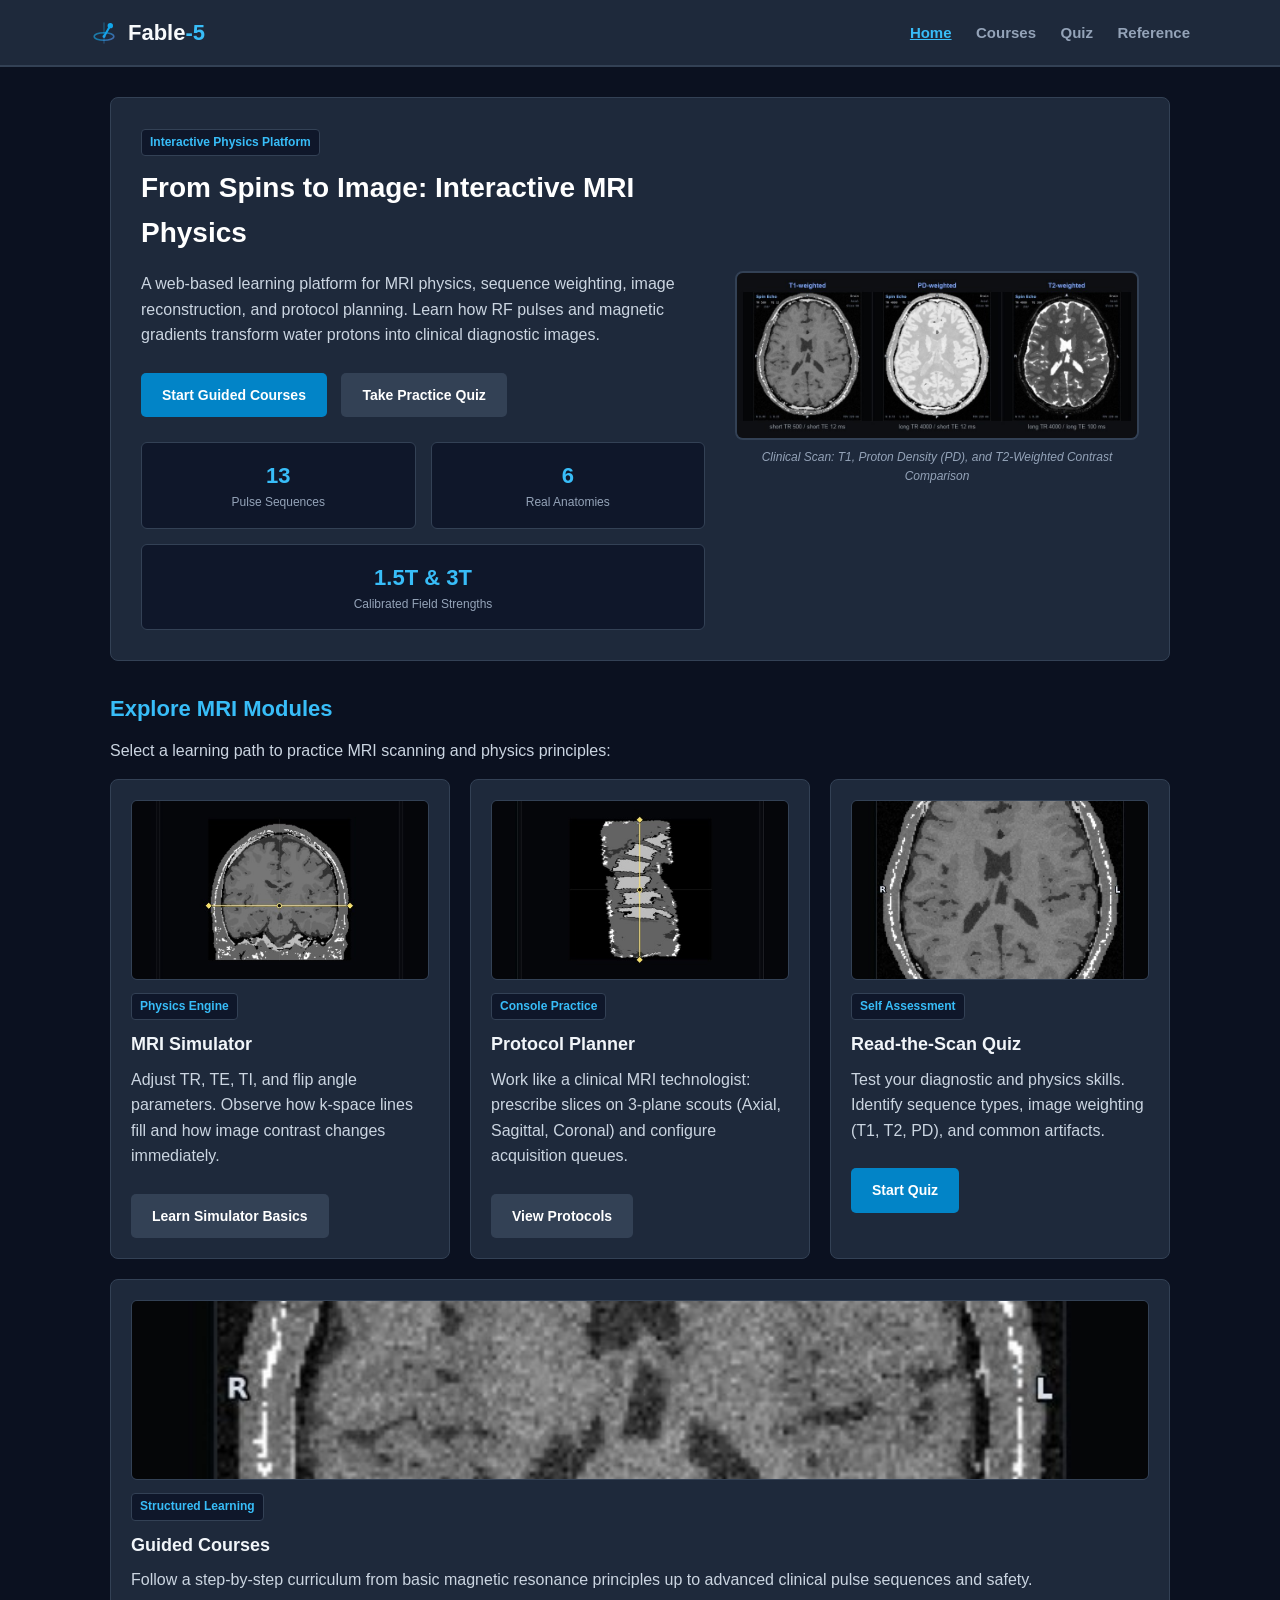
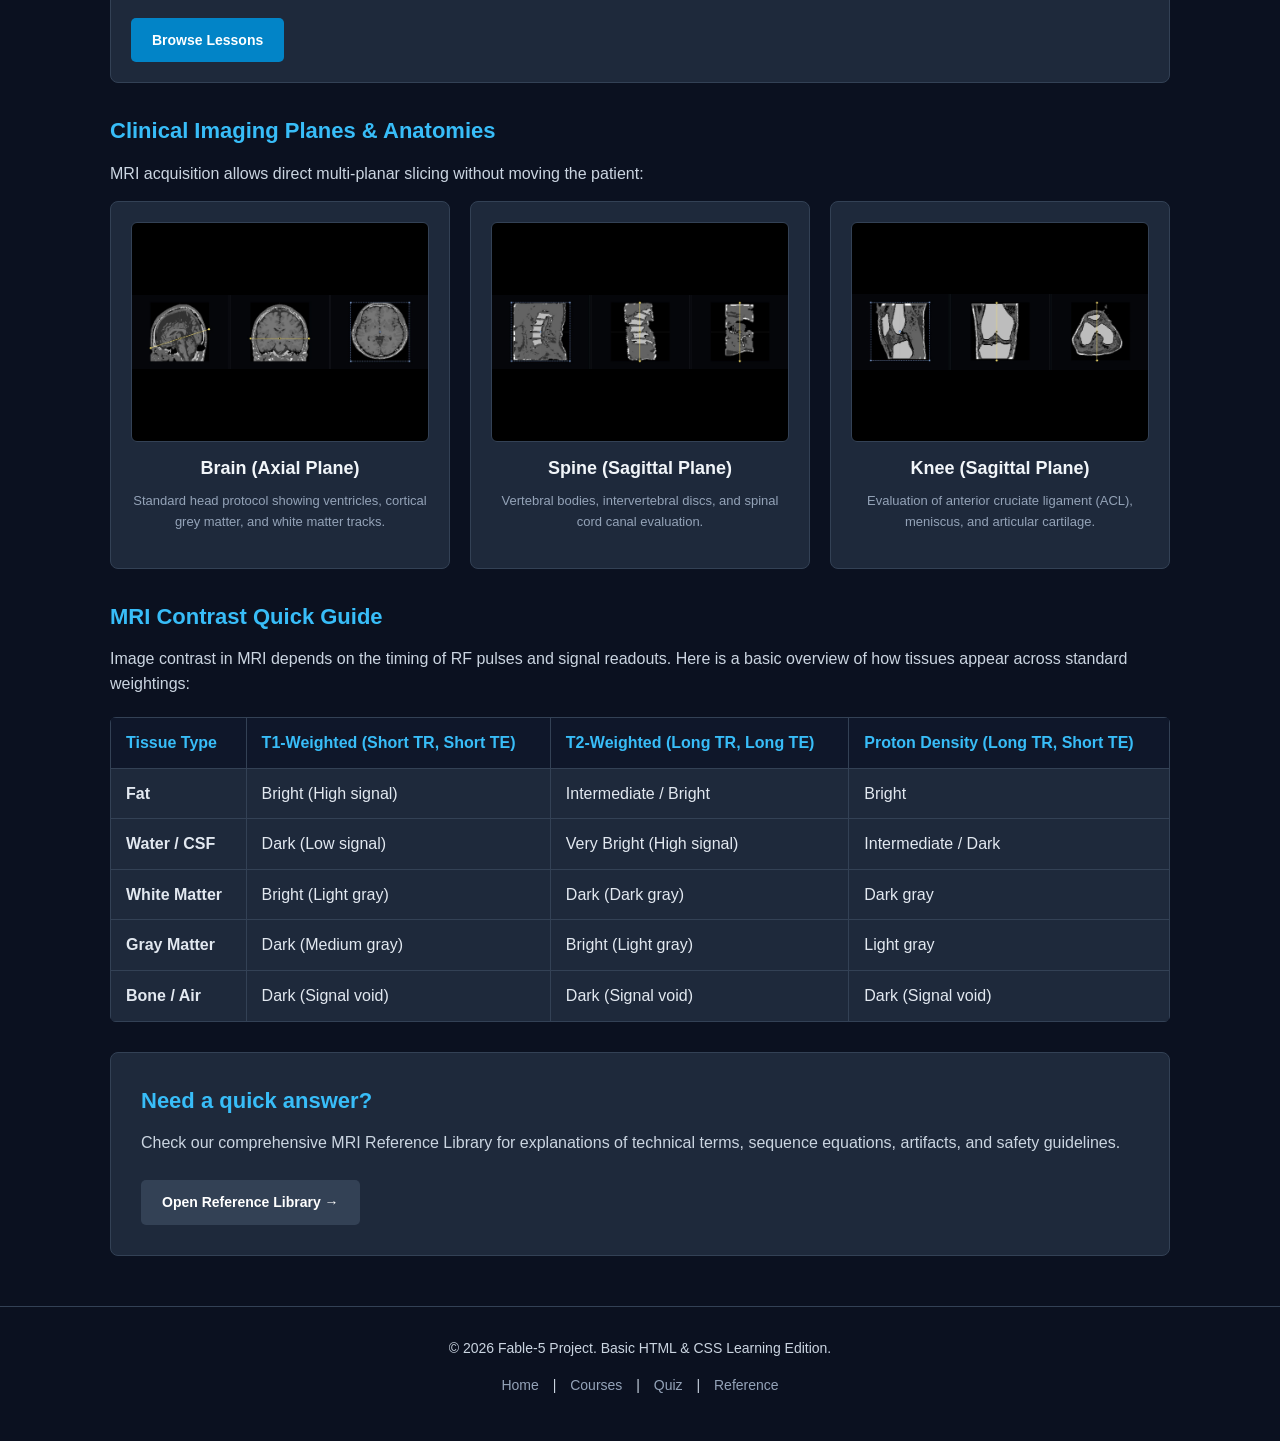
<file: index.html>
<!doctype html>
<html lang="en">
  <head>
    <meta charset="UTF-8" />
    <meta name="viewport" content="width=device-width, initial-scale=1.0" />
    <title>Fable-5 — Home</title>
    <link rel="stylesheet" href="style.css" />
  </head>
  <body>
    <header>
      <div class="header-container">
        <a href="index.html" class="logo">
          <img src="img/logo.svg" alt="Fable-5 Logo" class="header-logo" />
          <span>Fable</span>-5
        </a>
        <nav>
          <a href="index.html" class="active">Home</a>
          <a href="courses.html">Courses</a>
          <a href="quiz.html">Quiz</a>
          <a href="reference.html">Reference</a>
        </nav>
      </div>
    </header>

    <div class="container">
      <section class="hero">
        <div class="hero-grid">
          <div class="hero-text">
            <span class="card-tag">Interactive Physics Platform</span>
            <h1>From Spins to Image: Interactive MRI Physics</h1>
            <p>
              A web-based learning platform for MRI physics, sequence weighting,
              image reconstruction, and protocol planning. Learn how RF pulses
              and magnetic gradients transform water protons into clinical
              diagnostic images.
            </p>
            <div>
              <a href="courses.html" class="btn btn-primary"
                >Start Guided Courses</a
              >
              <a href="quiz.html" class="btn btn-secondary"
                >Take Practice Quiz</a
              >
            </div>

            <div class="stats-row">
              <div class="stat-box">
                <div class="stat-number">13</div>
                <div class="stat-label">Pulse Sequences</div>
              </div>
              <div class="stat-box">
                <div class="stat-number">6</div>
                <div class="stat-label">Real Anatomies</div>
              </div>
              <div class="stat-box">
                <div class="stat-number">1.5T &amp; 3T</div>
                <div class="stat-label">Calibrated Field Strengths</div>
              </div>
            </div>
          </div>

          <div class="hero-image-wrap">
            <img
              src="img/contrast-t1-pd-t2.jpg"
              alt="Clinical MRI Contrast Comparison: T1, PD, and T2"
              class="hero-img"
            />
            <div class="image-caption">
              Clinical Scan: T1, Proton Density (PD), and T2-Weighted Contrast
              Comparison
            </div>
          </div>
        </div>
      </section>

      <section>
        <h2>Explore MRI Modules</h2>
        <p>
          Select a learning path to practice MRI scanning and physics
          principles:
        </p>

        <div class="grid">
          <div class="card">
            <img
              src="img/brain_axial.jpg"
              alt="Brain Axial Scan in MRI Simulator"
              class="card-img"
            />
            <span class="card-tag">Physics Engine</span>
            <h3>MRI Simulator</h3>
            <p>
              Adjust TR, TE, TI, and flip angle parameters. Observe how k-space
              lines fill and how image contrast changes immediately.
            </p>
            <a href="courses.html" class="btn btn-secondary"
              >Learn Simulator Basics</a
            >
          </div>

          <div class="card">
            <img
              src="img/spine_sagittal.jpg"
              alt="Spine Sagittal Scan Protocol Planner"
              class="card-img"
            />
            <span class="card-tag">Console Practice</span>
            <h3>Protocol Planner</h3>
            <p>
              Work like a clinical MRI technologist: prescribe slices on 3-plane
              scouts (Axial, Sagittal, Coronal) and configure acquisition
              queues.
            </p>
            <a href="courses.html" class="btn btn-secondary">View Protocols</a>
          </div>

          <div class="card">
            <img
              src="img/quiz-t1.jpg"
              alt="Read the Scan Quiz Sample"
              class="card-img"
            />
            <span class="card-tag">Self Assessment</span>
            <h3>Read-the-Scan Quiz</h3>
            <p>
              Test your diagnostic and physics skills. Identify sequence types,
              image weighting (T1, T2, PD), and common artifacts.
            </p>
            <a href="quiz.html" class="btn btn-primary">Start Quiz</a>
          </div>

          <div class="card">
            <img
              src="img/lesson-what-is-mri.jpg"
              alt="Guided MRI Lessons"
              class="card-img"
            />
            <span class="card-tag">Structured Learning</span>
            <h3>Guided Courses</h3>
            <p>
              Follow a step-by-step curriculum from basic magnetic resonance
              principles up to advanced clinical pulse sequences and safety.
            </p>
            <a href="courses.html" class="btn btn-primary">Browse Lessons</a>
          </div>
        </div>
      </section>

      <section>
        <h2>Clinical Imaging Planes &amp; Anatomies</h2>
        <p>
          MRI acquisition allows direct multi-planar slicing without moving the
          patient:
        </p>

        <div class="grid">
          <div class="card" style="text-align: center">
            <img
              src="img/brain_axial.jpg"
              alt="Axial Brain MRI"
              class="card-img"
              style="height: 220px; object-fit: contain; background: #000"
            />
            <h3>Brain (Axial Plane)</h3>
            <p style="font-size: 13px; color: #94a3b8">
              Standard head protocol showing ventricles, cortical grey matter,
              and white matter tracks.
            </p>
          </div>
          <div class="card" style="text-align: center">
            <img
              src="img/spine_sagittal.jpg"
              alt="Sagittal Spine MRI"
              class="card-img"
              style="height: 220px; object-fit: contain; background: #000"
            />
            <h3>Spine (Sagittal Plane)</h3>
            <p style="font-size: 13px; color: #94a3b8">
              Vertebral bodies, intervertebral discs, and spinal cord canal
              evaluation.
            </p>
          </div>
          <div class="card" style="text-align: center">
            <img
              src="img/knee_sagittal.jpg"
              alt="Sagittal Knee MRI"
              class="card-img"
              style="height: 220px; object-fit: contain; background: #000"
            />
            <h3>Knee (Sagittal Plane)</h3>
            <p style="font-size: 13px; color: #94a3b8">
              Evaluation of anterior cruciate ligament (ACL), meniscus, and
              articular cartilage.
            </p>
          </div>
        </div>
      </section>

      <section>
        <h2>MRI Contrast Quick Guide</h2>
        <p>
          Image contrast in MRI depends on the timing of RF pulses and signal
          readouts. Here is a basic overview of how tissues appear across
          standard weightings:
        </p>

        <table>
          <thead>
            <tr>
              <th>Tissue Type</th>
              <th>T1-Weighted (Short TR, Short TE)</th>
              <th>T2-Weighted (Long TR, Long TE)</th>
              <th>Proton Density (Long TR, Short TE)</th>
            </tr>
          </thead>
          <tbody>
            <tr>
              <td><strong>Fat</strong></td>
              <td>Bright (High signal)</td>
              <td>Intermediate / Bright</td>
              <td>Bright</td>
            </tr>
            <tr>
              <td><strong>Water / CSF</strong></td>
              <td>Dark (Low signal)</td>
              <td>Very Bright (High signal)</td>
              <td>Intermediate / Dark</td>
            </tr>
            <tr>
              <td><strong>White Matter</strong></td>
              <td>Bright (Light gray)</td>
              <td>Dark (Dark gray)</td>
              <td>Dark gray</td>
            </tr>
            <tr>
              <td><strong>Gray Matter</strong></td>
              <td>Dark (Medium gray)</td>
              <td>Bright (Light gray)</td>
              <td>Light gray</td>
            </tr>
            <tr>
              <td><strong>Bone / Air</strong></td>
              <td>Dark (Signal void)</td>
              <td>Dark (Signal void)</td>
              <td>Dark (Signal void)</td>
            </tr>
          </tbody>
        </table>
      </section>

      <section class="hero" style="margin-top: 30px">
        <h2>Need a quick answer?</h2>
        <p>
          Check our comprehensive MRI Reference Library for explanations of
          technical terms, sequence equations, artifacts, and safety guidelines.
        </p>
        <a href="reference.html" class="btn btn-secondary"
          >Open Reference Library →</a
        >
      </section>
    </div>

    <footer>
      <p>&copy; 2026 Fable-5 Project. Basic HTML &amp; CSS Learning Edition.</p>
      <p>
        <a href="index.html">Home</a> | <a href="courses.html">Courses</a> |
        <a href="quiz.html">Quiz</a> |
        <a href="reference.html">Reference</a>
      </p>
    </footer>
  </body>
</html>
</file>
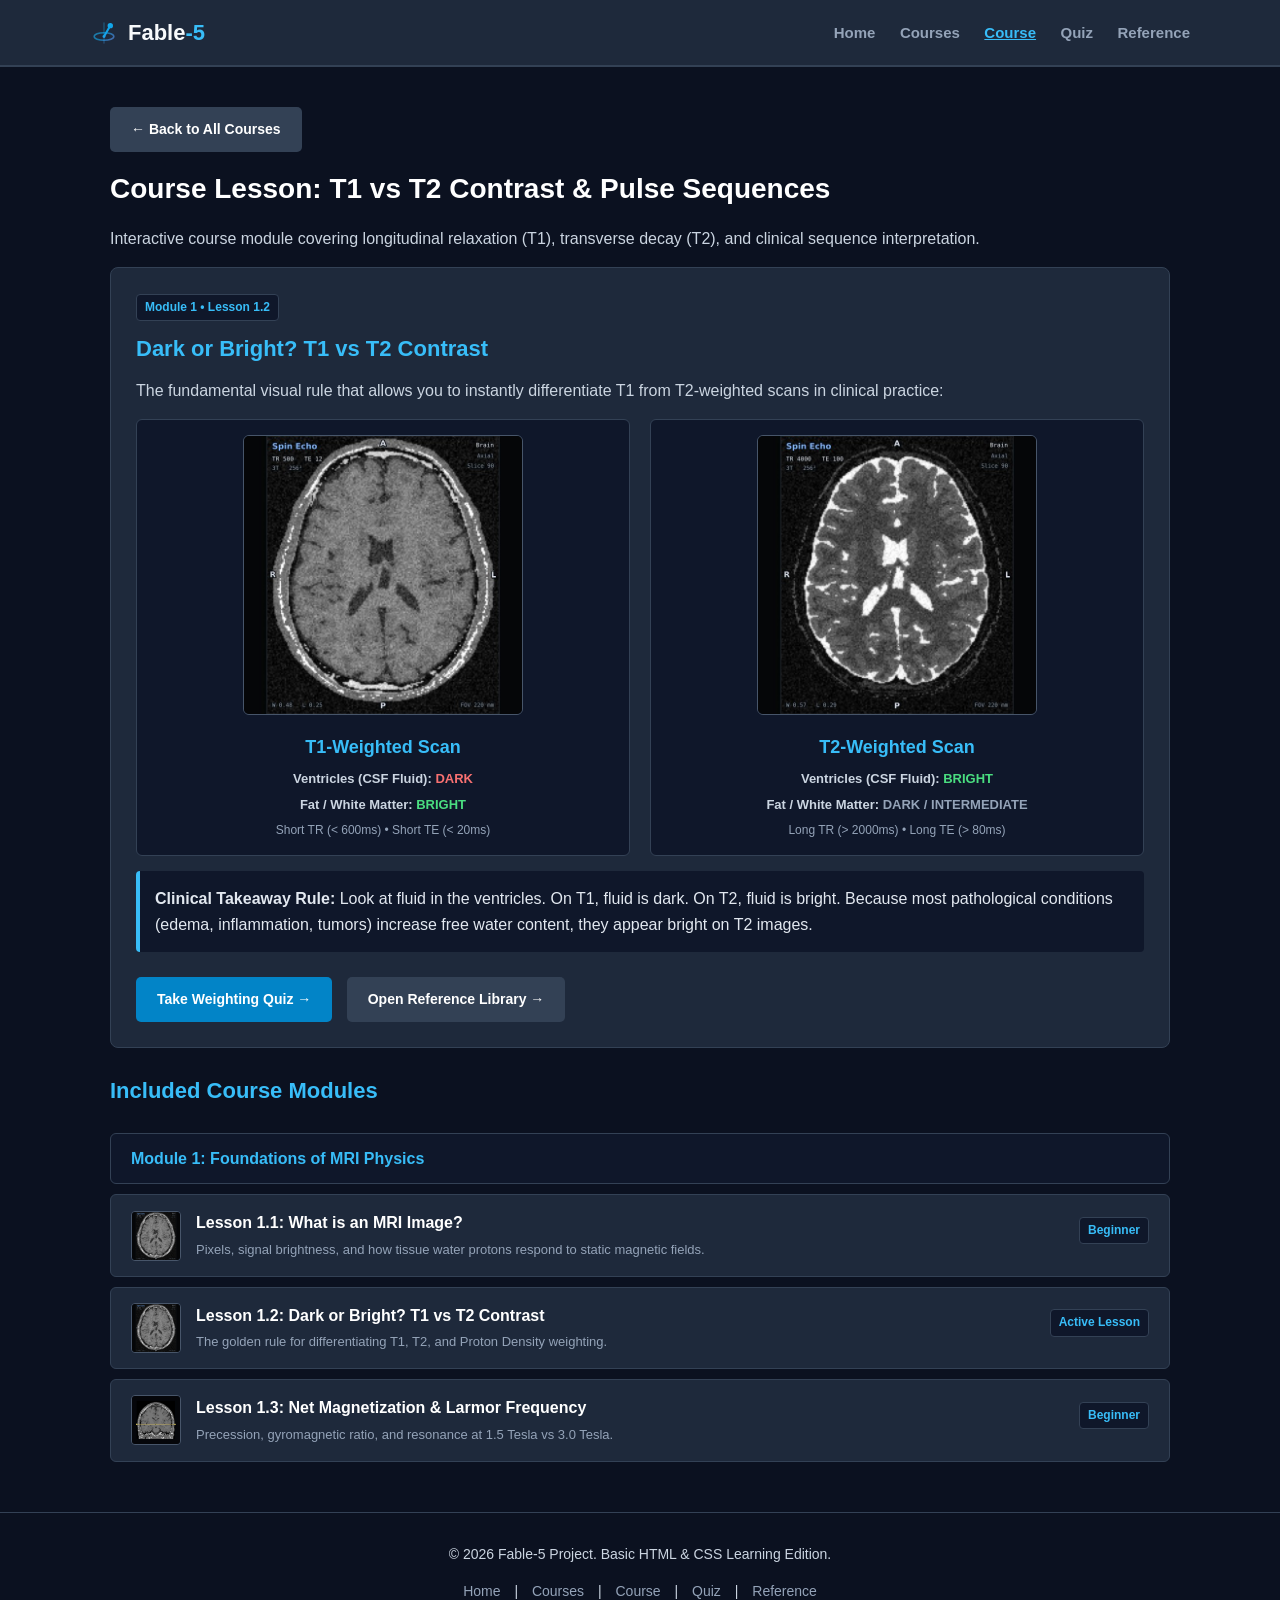
<file: course.html>
<!DOCTYPE html>
<html lang="en">

<head>
    <meta charset="UTF-8">
    <meta name="viewport" content="width=device-width, initial-scale=1.0">
    <title>Fable-5 — Course Detail</title>
    <link rel="stylesheet" href="style.css">
</head>

<body>

    <header>
        <div class="header-container">
            <a href="index.html" class="logo">
                <img src="img/logo.svg" alt="Fable-5 Logo" class="header-logo">
                <span>Fable</span>-5
            </a>
            <nav>
                <a href="index.html">Home</a>
                <a href="courses.html">Courses</a>
                <a href="course.html" class="active">Course</a>
                <a href="quiz.html">Quiz</a>
                <a href="reference.html">Reference</a>
            </nav>
        </div>
    </header>

    <div class="container">

        <div style="margin-bottom: 15px;">
            <a href="courses.html" class="btn btn-secondary">← Back to All Courses</a>
        </div>

        <h1>Course Lesson: T1 vs T2 Contrast &amp; Pulse Sequences</h1>
        <p>
            Interactive course module covering longitudinal relaxation (T1), transverse decay (T2), and clinical
            sequence interpretation.
        </p>

        <div class="quiz-box">
            <span class="card-tag">Module 1 &bull; Lesson 1.2</span>
            <h2>Dark or Bright? T1 vs T2 Contrast</h2>
            <p>
                The fundamental visual rule that allows you to instantly differentiate T1 from T2-weighted scans in
                clinical practice:
            </p>

            <div class="lesson-compare-grid">
                <div class="lesson-compare-col">
                    <img src="img/lesson-t1.jpg" alt="T1 Weighted Brain MRI Scan" class="lesson-img">
                    <h3 style="color: #38bdf8;">T1-Weighted Scan</h3>
                    <p style="font-size: 13px; color: #cbd5e1; margin-bottom: 5px;"><strong>Ventricles (CSF
                            Fluid):</strong> <span style="color: #f87171; font-weight: bold;">DARK</span></p>
                    <p style="font-size: 13px; color: #cbd5e1; margin-bottom: 5px;"><strong>Fat / White Matter:</strong>
                        <span style="color: #4ade80; font-weight: bold;">BRIGHT</span>
                    </p>
                    <p style="font-size: 12px; color: #94a3b8; margin: 0;">Short TR (&lt; 600ms) &bull; Short TE (&lt;
                        20ms)</p>
                </div>

                <div class="lesson-compare-col">
                    <img src="img/lesson-t2.jpg" alt="T2 Weighted Brain MRI Scan" class="lesson-img">
                    <h3 style="color: #38bdf8;">T2-Weighted Scan</h3>
                    <p style="font-size: 13px; color: #cbd5e1; margin-bottom: 5px;"><strong>Ventricles (CSF
                            Fluid):</strong> <span style="color: #4ade80; font-weight: bold;">BRIGHT</span></p>
                    <p style="font-size: 13px; color: #cbd5e1; margin-bottom: 5px;"><strong>Fat / White Matter:</strong>
                        <span style="color: #94a3b8; font-weight: bold;">DARK / INTERMEDIATE</span>
                    </p>
                    <p style="font-size: 12px; color: #94a3b8; margin: 0;">Long TR (&gt; 2000ms) &bull; Long TE (&gt;
                        80ms)</p>
                </div>
            </div>

            <div
                style="background-color: #0f172a; border-left: 4px solid #38bdf8; padding: 15px; border-radius: 4px; margin-top: 15px;">
                <strong>Clinical Takeaway Rule:</strong> Look at fluid in the ventricles. On T1, fluid is dark. On T2,
                fluid is bright. Because most pathological conditions (edema, inflammation, tumors) increase free water
                content, they appear bright on T2 images.
            </div>

            <div style="margin-top: 15px;">
                <a href="quiz.html" class="btn btn-primary">Take Weighting Quiz →</a>
                <a href="reference.html" class="btn btn-secondary">Open Reference Library →</a>
            </div>
        </div>

        <h2>Included Course Modules</h2>

        <div class="module-header">Module 1: Foundations of MRI Physics</div>

        <div class="lesson-row">
            <div style="display: flex; align-items: center; gap: 15px;">
                <img src="img/lesson-what-is-mri.jpg" alt="MRI Lesson Preview"
                    style="width: 50px; height: 50px; object-fit: cover; border-radius: 4px; border: 1px solid #475569;">
                <div class="lesson-info">
                    <h4>Lesson 1.1: What is an MRI Image?</h4>
                    <p>Pixels, signal brightness, and how tissue water protons respond to static magnetic fields.</p>
                </div>
            </div>
            <span class="card-tag">Beginner</span>
        </div>

        <div class="lesson-row">
            <div style="display: flex; align-items: center; gap: 15px;">
                <img src="img/lesson-t1.jpg" alt="T1 Lesson Preview"
                    style="width: 50px; height: 50px; object-fit: cover; border-radius: 4px; border: 1px solid #475569;">
                <div class="lesson-info">
                    <h4>Lesson 1.2: Dark or Bright? T1 vs T2 Contrast</h4>
                    <p>The golden rule for differentiating T1, T2, and Proton Density weighting.</p>
                </div>
            </div>
            <span class="card-tag">Active Lesson</span>
        </div>

        <div class="lesson-row">
            <div style="display: flex; align-items: center; gap: 15px;">
                <img src="img/brain_axial.jpg" alt="Net Magnetization Preview"
                    style="width: 50px; height: 50px; object-fit: cover; border-radius: 4px; border: 1px solid #475569;">
                <div class="lesson-info">
                    <h4>Lesson 1.3: Net Magnetization &amp; Larmor Frequency</h4>
                    <p>Precession, gyromagnetic ratio, and resonance at 1.5 Tesla vs 3.0 Tesla.</p>
                </div>
            </div>
            <span class="card-tag">Beginner</span>
        </div>

    </div>

    <footer>
        <p>&copy; 2026 Fable-5 Project. Basic HTML &amp; CSS Learning Edition.</p>
        <p>
            <a href="index.html">Home</a> |
            <a href="courses.html">Courses</a> |
            <a href="course.html">Course</a> |
            <a href="quiz.html">Quiz</a> |
            <a href="reference.html">Reference</a>
        </p>
    </footer>

</body>

</html>
</file>
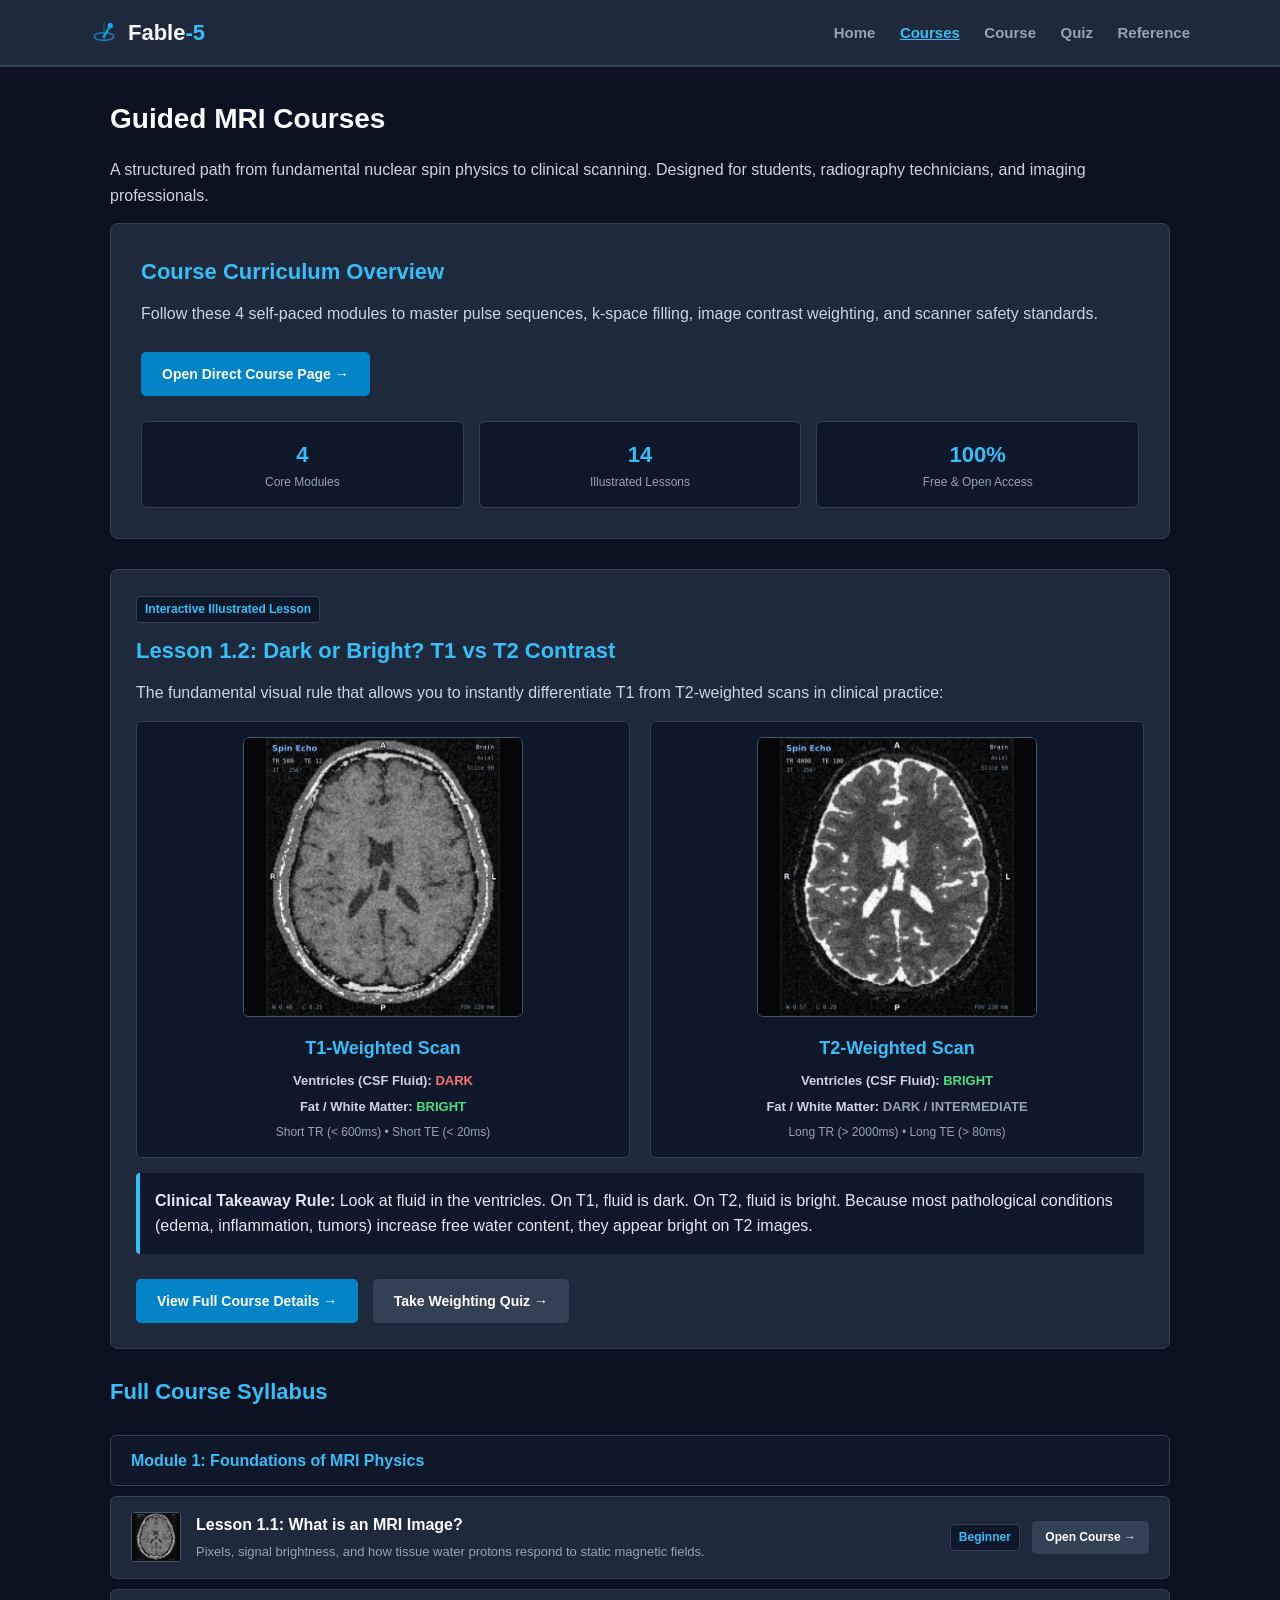
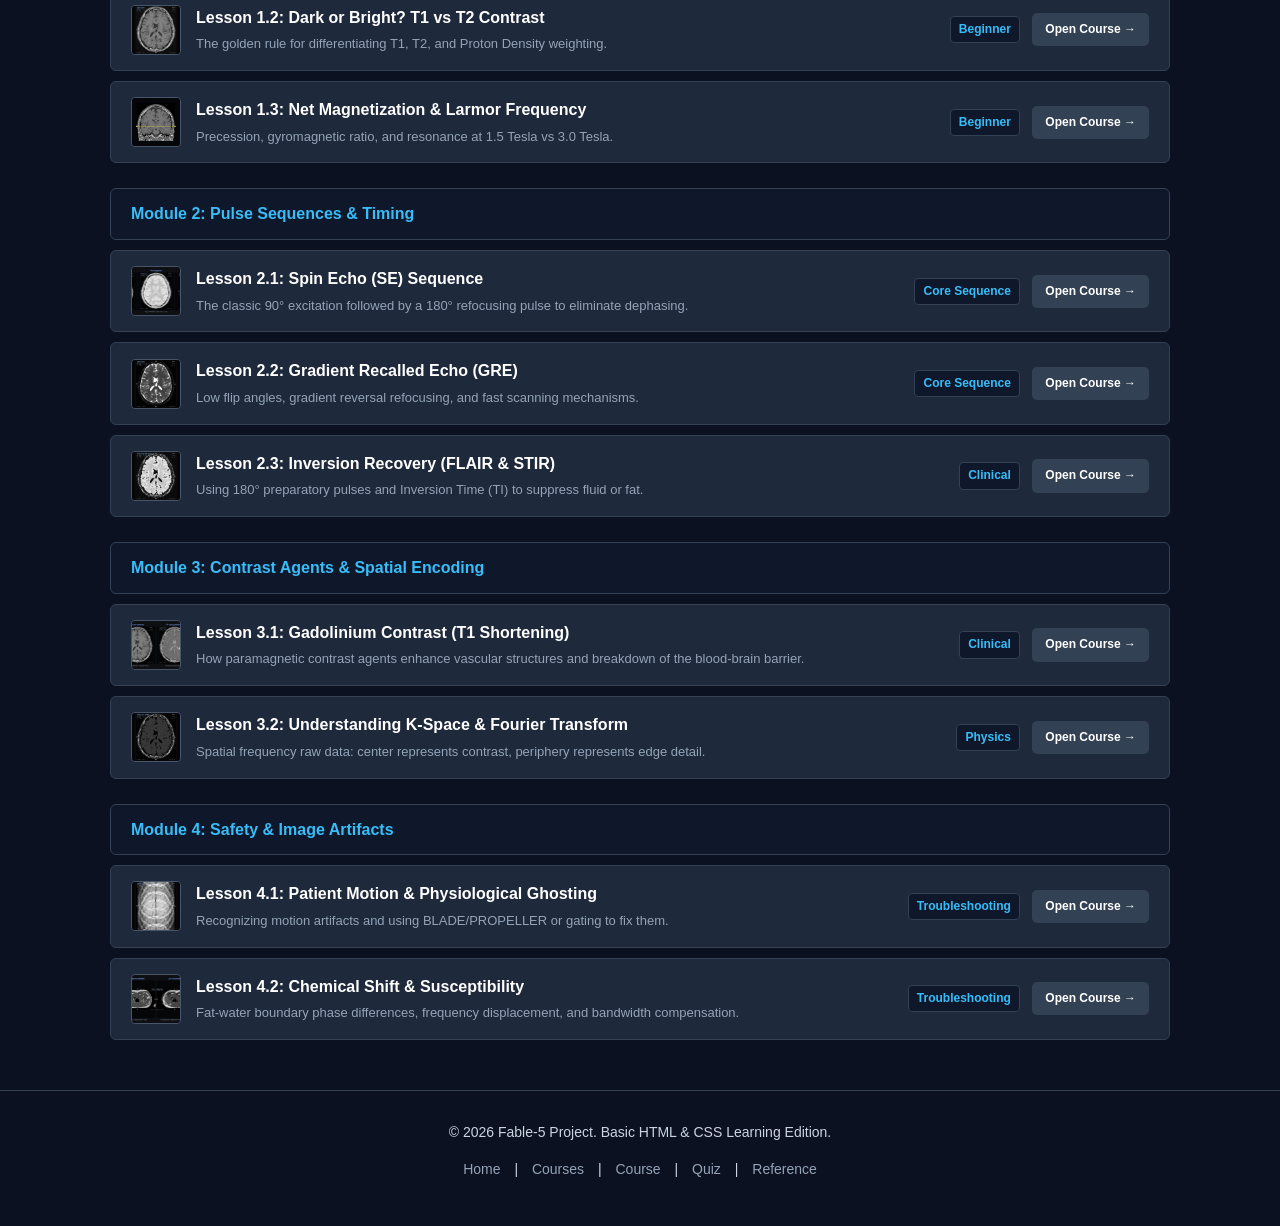
<file: courses.html>
<!DOCTYPE html>
<html lang="en">

<head>
    <meta charset="UTF-8">
    <meta name="viewport" content="width=device-width, initial-scale=1.0">
    <title>Fable-5 — Courses</title>
    <link rel="stylesheet" href="style.css">
</head>

<body>

    <header>
        <div class="header-container">
            <a href="index.html" class="logo">
                <img src="img/logo.svg" alt="Fable-5 Logo" class="header-logo">
                <span>Fable</span>-5
            </a>
            <nav>
                <a href="index.html">Home</a>
                <a href="courses.html" class="active">Courses</a>
                <a href="course.html">Course</a>
                <a href="quiz.html">Quiz</a>
                <a href="reference.html">Reference</a>
            </nav>
        </div>
    </header>

    <div class="container">

        <h1>Guided MRI Courses</h1>
        <p>
            A structured path from fundamental nuclear spin physics to clinical scanning. Designed for students,
            radiography technicians, and imaging professionals.
        </p>

        <div class="hero">
            <h2>Course Curriculum Overview</h2>
            <p>
                Follow these 4 self-paced modules to master pulse sequences, k-space filling, image contrast weighting,
                and scanner safety standards.
            </p>
            <div>
                <a href="course.html" class="btn btn-primary">Open Direct Course Page →</a>
            </div>
            <div class="stats-row">
                <div class="stat-box">
                    <div class="stat-number">4</div>
                    <div class="stat-label">Core Modules</div>
                </div>
                <div class="stat-box">
                    <div class="stat-number">14</div>
                    <div class="stat-label">Illustrated Lessons</div>
                </div>
                <div class="stat-box">
                    <div class="stat-number">100%</div>
                    <div class="stat-label">Free &amp; Open Access</div>
                </div>
            </div>
        </div>

        <div class="quiz-box">
            <span class="card-tag">Interactive Illustrated Lesson</span>
            <h2>Lesson 1.2: Dark or Bright? T1 vs T2 Contrast</h2>
            <p>
                The fundamental visual rule that allows you to instantly differentiate T1 from T2-weighted scans in
                clinical practice:
            </p>

            <div class="lesson-compare-grid">
                <div class="lesson-compare-col">
                    <img src="img/lesson-t1.jpg" alt="T1 Weighted Brain MRI Scan" class="lesson-img">
                    <h3 style="color: #38bdf8;">T1-Weighted Scan</h3>
                    <p style="font-size: 13px; color: #cbd5e1; margin-bottom: 5px;"><strong>Ventricles (CSF
                            Fluid):</strong> <span style="color: #f87171; font-weight: bold;">DARK</span></p>
                    <p style="font-size: 13px; color: #cbd5e1; margin-bottom: 5px;"><strong>Fat / White Matter:</strong>
                        <span style="color: #4ade80; font-weight: bold;">BRIGHT</span></p>
                    <p style="font-size: 12px; color: #94a3b8; margin: 0;">Short TR (&lt; 600ms) &bull; Short TE (&lt;
                        20ms)</p>
                </div>

                <div class="lesson-compare-col">
                    <img src="img/lesson-t2.jpg" alt="T2 Weighted Brain MRI Scan" class="lesson-img">
                    <h3 style="color: #38bdf8;">T2-Weighted Scan</h3>
                    <p style="font-size: 13px; color: #cbd5e1; margin-bottom: 5px;"><strong>Ventricles (CSF
                            Fluid):</strong> <span style="color: #4ade80; font-weight: bold;">BRIGHT</span></p>
                    <p style="font-size: 13px; color: #cbd5e1; margin-bottom: 5px;"><strong>Fat / White Matter:</strong>
                        <span style="color: #94a3b8; font-weight: bold;">DARK / INTERMEDIATE</span></p>
                    <p style="font-size: 12px; color: #94a3b8; margin: 0;">Long TR (&gt; 2000ms) &bull; Long TE (&gt;
                        80ms)</p>
                </div>
            </div>

            <div
                style="background-color: #0f172a; border-left: 4px solid #38bdf8; padding: 15px; border-radius: 4px; margin-top: 15px;">
                <strong>Clinical Takeaway Rule:</strong> Look at fluid in the ventricles. On T1, fluid is dark. On T2,
                fluid is bright. Because most pathological conditions (edema, inflammation, tumors) increase free water
                content, they appear bright on T2 images.
            </div>

            <div style="margin-top: 15px;">
                <a href="course.html" class="btn btn-primary">View Full Course Details →</a>
                <a href="quiz.html" class="btn btn-secondary">Take Weighting Quiz →</a>
            </div>
        </div>

        <h2>Full Course Syllabus</h2>

        <div class="module-header">Module 1: Foundations of MRI Physics</div>

        <div class="lesson-row">
            <div style="display: flex; align-items: center; gap: 15px;">
                <img src="img/lesson-what-is-mri.jpg" alt="MRI Lesson Preview"
                    style="width: 50px; height: 50px; object-fit: cover; border-radius: 4px; border: 1px solid #475569;">
                <div class="lesson-info">
                    <h4>Lesson 1.1: What is an MRI Image?</h4>
                    <p>Pixels, signal brightness, and how tissue water protons respond to static magnetic fields.</p>
                </div>
            </div>
            <div>
                <span class="card-tag" style="margin-bottom: 0; margin-right: 8px;">Beginner</span>
                <a href="course.html" class="btn btn-secondary" style="margin: 0; padding: 6px 12px; font-size: 12px;">Open Course →</a>
            </div>
        </div>

        <div class="lesson-row">
            <div style="display: flex; align-items: center; gap: 15px;">
                <img src="img/lesson-t1.jpg" alt="T1 Lesson Preview"
                    style="width: 50px; height: 50px; object-fit: cover; border-radius: 4px; border: 1px solid #475569;">
                <div class="lesson-info">
                    <h4>Lesson 1.2: Dark or Bright? T1 vs T2 Contrast</h4>
                    <p>The golden rule for differentiating T1, T2, and Proton Density weighting.</p>
                </div>
            </div>
            <div>
                <span class="card-tag" style="margin-bottom: 0; margin-right: 8px;">Beginner</span>
                <a href="course.html" class="btn btn-secondary" style="margin: 0; padding: 6px 12px; font-size: 12px;">Open Course →</a>
            </div>
        </div>

        <div class="lesson-row">
            <div style="display: flex; align-items: center; gap: 15px;">
                <img src="img/brain_axial.jpg" alt="Net Magnetization Preview"
                    style="width: 50px; height: 50px; object-fit: cover; border-radius: 4px; border: 1px solid #475569;">
                <div class="lesson-info">
                    <h4>Lesson 1.3: Net Magnetization &amp; Larmor Frequency</h4>
                    <p>Precession, gyromagnetic ratio, and resonance at 1.5 Tesla vs 3.0 Tesla.</p>
                </div>
            </div>
            <div>
                <span class="card-tag" style="margin-bottom: 0; margin-right: 8px;">Beginner</span>
                <a href="course.html" class="btn btn-secondary" style="margin: 0; padding: 6px 12px; font-size: 12px;">Open Course →</a>
            </div>
        </div>

        <div class="module-header">Module 2: Pulse Sequences &amp; Timing</div>

        <div class="lesson-row">
            <div style="display: flex; align-items: center; gap: 15px;">
                <img src="img/contrast-t1-pd-t2.jpg" alt="Spin Echo Sequence"
                    style="width: 50px; height: 50px; object-fit: cover; border-radius: 4px; border: 1px solid #475569;">
                <div class="lesson-info">
                    <h4>Lesson 2.1: Spin Echo (SE) Sequence</h4>
                    <p>The classic 90° excitation followed by a 180° refocusing pulse to eliminate dephasing.</p>
                </div>
            </div>
            <div>
                <span class="card-tag" style="margin-bottom: 0; margin-right: 8px;">Core Sequence</span>
                <a href="course.html" class="btn btn-secondary" style="margin: 0; padding: 6px 12px; font-size: 12px;">Open Course →</a>
            </div>
        </div>

        <div class="lesson-row">
            <div style="display: flex; align-items: center; gap: 15px;">
                <img src="img/quiz-t2.jpg" alt="Gradient Echo Preview"
                    style="width: 50px; height: 50px; object-fit: cover; border-radius: 4px; border: 1px solid #475569;">
                <div class="lesson-info">
                    <h4>Lesson 2.2: Gradient Recalled Echo (GRE)</h4>
                    <p>Low flip angles, gradient reversal refocusing, and fast scanning mechanisms.</p>
                </div>
            </div>
            <div>
                <span class="card-tag" style="margin-bottom: 0; margin-right: 8px;">Core Sequence</span>
                <a href="course.html" class="btn btn-secondary" style="margin: 0; padding: 6px 12px; font-size: 12px;">Open Course →</a>
            </div>
        </div>

        <div class="lesson-row">
            <div style="display: flex; align-items: center; gap: 15px;">
                <img src="img/quiz-flair.jpg" alt="FLAIR & STIR Preview"
                    style="width: 50px; height: 50px; object-fit: cover; border-radius: 4px; border: 1px solid #475569;">
                <div class="lesson-info">
                    <h4>Lesson 2.3: Inversion Recovery (FLAIR &amp; STIR)</h4>
                    <p>Using 180° preparatory pulses and Inversion Time (TI) to suppress fluid or fat.</p>
                </div>
            </div>
            <div>
                <span class="card-tag" style="margin-bottom: 0; margin-right: 8px;">Clinical</span>
                <a href="course.html" class="btn btn-secondary" style="margin: 0; padding: 6px 12px; font-size: 12px;">Open Course →</a>
            </div>
        </div>

        <div class="module-header">Module 3: Contrast Agents &amp; Spatial Encoding</div>

        <div class="lesson-row">
            <div style="display: flex; align-items: center; gap: 15px;">
                <img src="img/gd-enhancement.jpg" alt="Gadolinium Enhancement Scan"
                    style="width: 50px; height: 50px; object-fit: cover; border-radius: 4px; border: 1px solid #475569;">
                <div class="lesson-info">
                    <h4>Lesson 3.1: Gadolinium Contrast (T1 Shortening)</h4>
                    <p>How paramagnetic contrast agents enhance vascular structures and breakdown of the blood-brain
                        barrier.</p>
                </div>
            </div>
            <div>
                <span class="card-tag" style="margin-bottom: 0; margin-right: 8px;">Clinical</span>
                <a href="course.html" class="btn btn-secondary" style="margin: 0; padding: 6px 12px; font-size: 12px;">Open Course →</a>
            </div>
        </div>

        <div class="lesson-row">
            <div style="display: flex; align-items: center; gap: 15px;">
                <img src="img/quiz-dwi.jpg" alt="K-Space Preview"
                    style="width: 50px; height: 50px; object-fit: cover; border-radius: 4px; border: 1px solid #475569;">
                <div class="lesson-info">
                    <h4>Lesson 3.2: Understanding K-Space &amp; Fourier Transform</h4>
                    <p>Spatial frequency raw data: center represents contrast, periphery represents edge detail.</p>
                </div>
            </div>
            <div>
                <span class="card-tag" style="margin-bottom: 0; margin-right: 8px;">Physics</span>
                <a href="course.html" class="btn btn-secondary" style="margin: 0; padding: 6px 12px; font-size: 12px;">Open Course →</a>
            </div>
        </div>

        <div class="module-header">Module 4: Safety &amp; Image Artifacts</div>

        <div class="lesson-row">
            <div style="display: flex; align-items: center; gap: 15px;">
                <img src="img/artifact-motion.jpg" alt="Motion Artifact Scan"
                    style="width: 50px; height: 50px; object-fit: cover; border-radius: 4px; border: 1px solid #475569;">
                <div class="lesson-info">
                    <h4>Lesson 4.1: Patient Motion &amp; Physiological Ghosting</h4>
                    <p>Recognizing motion artifacts and using BLADE/PROPELLER or gating to fix them.</p>
                </div>
            </div>
            <div>
                <span class="card-tag" style="margin-bottom: 0; margin-right: 8px;">Troubleshooting</span>
                <a href="course.html" class="btn btn-secondary" style="margin: 0; padding: 6px 12px; font-size: 12px;">Open Course →</a>
            </div>
        </div>

        <div class="lesson-row">
            <div style="display: flex; align-items: center; gap: 15px;">
                <img src="img/artifact-chemical-shift.jpg" alt="Chemical Shift Scan"
                    style="width: 50px; height: 50px; object-fit: cover; border-radius: 4px; border: 1px solid #475569;">
                <div class="lesson-info">
                    <h4>Lesson 4.2: Chemical Shift &amp; Susceptibility</h4>
                    <p>Fat-water boundary phase differences, frequency displacement, and bandwidth compensation.</p>
                </div>
            </div>
            <div>
                <span class="card-tag" style="margin-bottom: 0; margin-right: 8px;">Troubleshooting</span>
                <a href="course.html" class="btn btn-secondary" style="margin: 0; padding: 6px 12px; font-size: 12px;">Open Course →</a>
            </div>
        </div>

    </div>

    <footer>
        <p>&copy; 2026 Fable-5 Project. Basic HTML &amp; CSS Learning Edition.</p>
        <p>
            <a href="index.html">Home</a> |
            <a href="courses.html">Courses</a> |
            <a href="course.html">Course</a> |
            <a href="quiz.html">Quiz</a> |
            <a href="reference.html">Reference</a>
        </p>
    </footer>

</body>

</html>
</file>
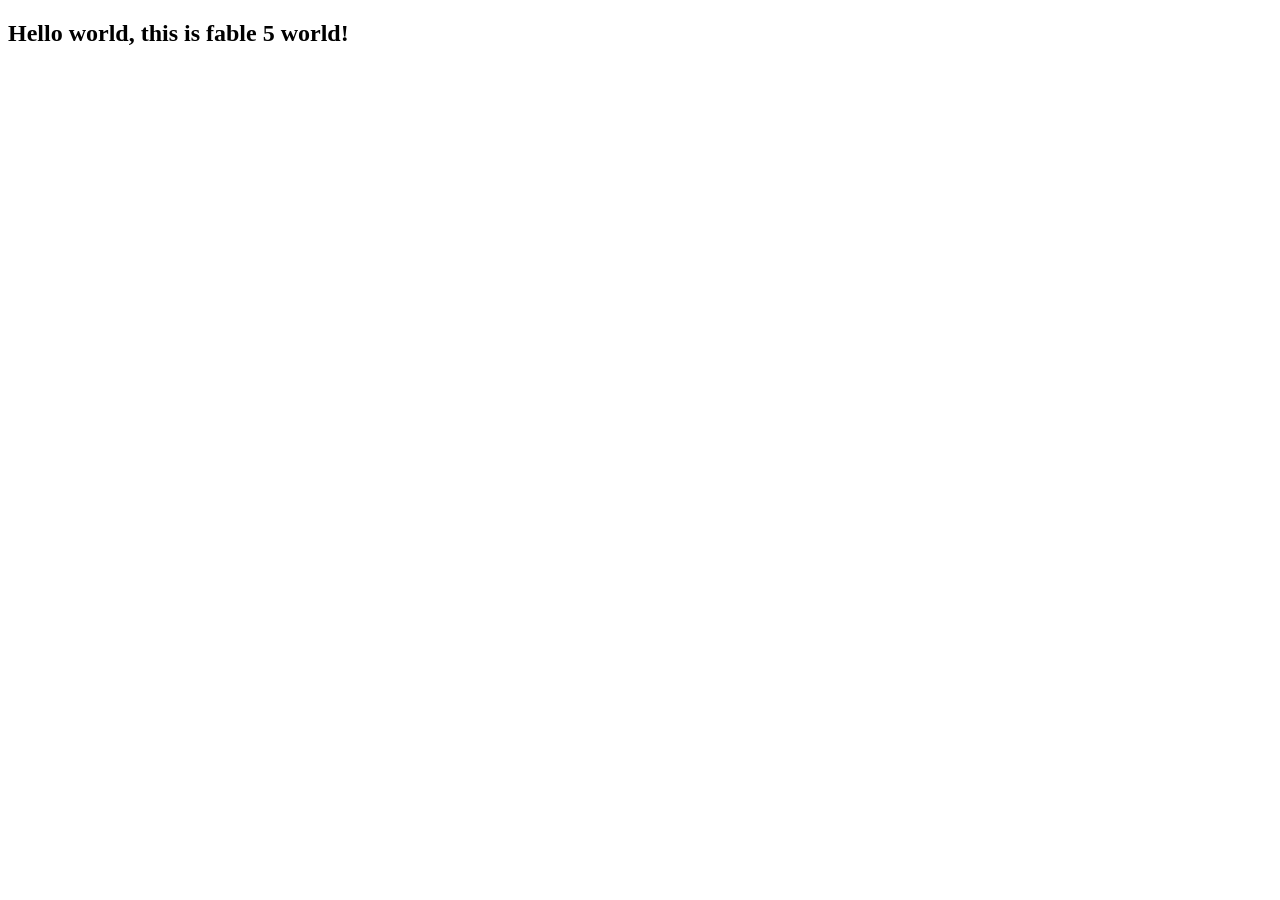
<file: hello.html>
<!doctype html>
<html lang="en">
  <head>
    <meta charset="UTF-8" />
    <meta name="viewport" content="width=device-width, initial-scale=1.0" />
    <title>Fable 5</title>
  </head>
  <body>
    <h2>Hello world, this is fable 5 world!</h2>
  </body>
</html>
</file>
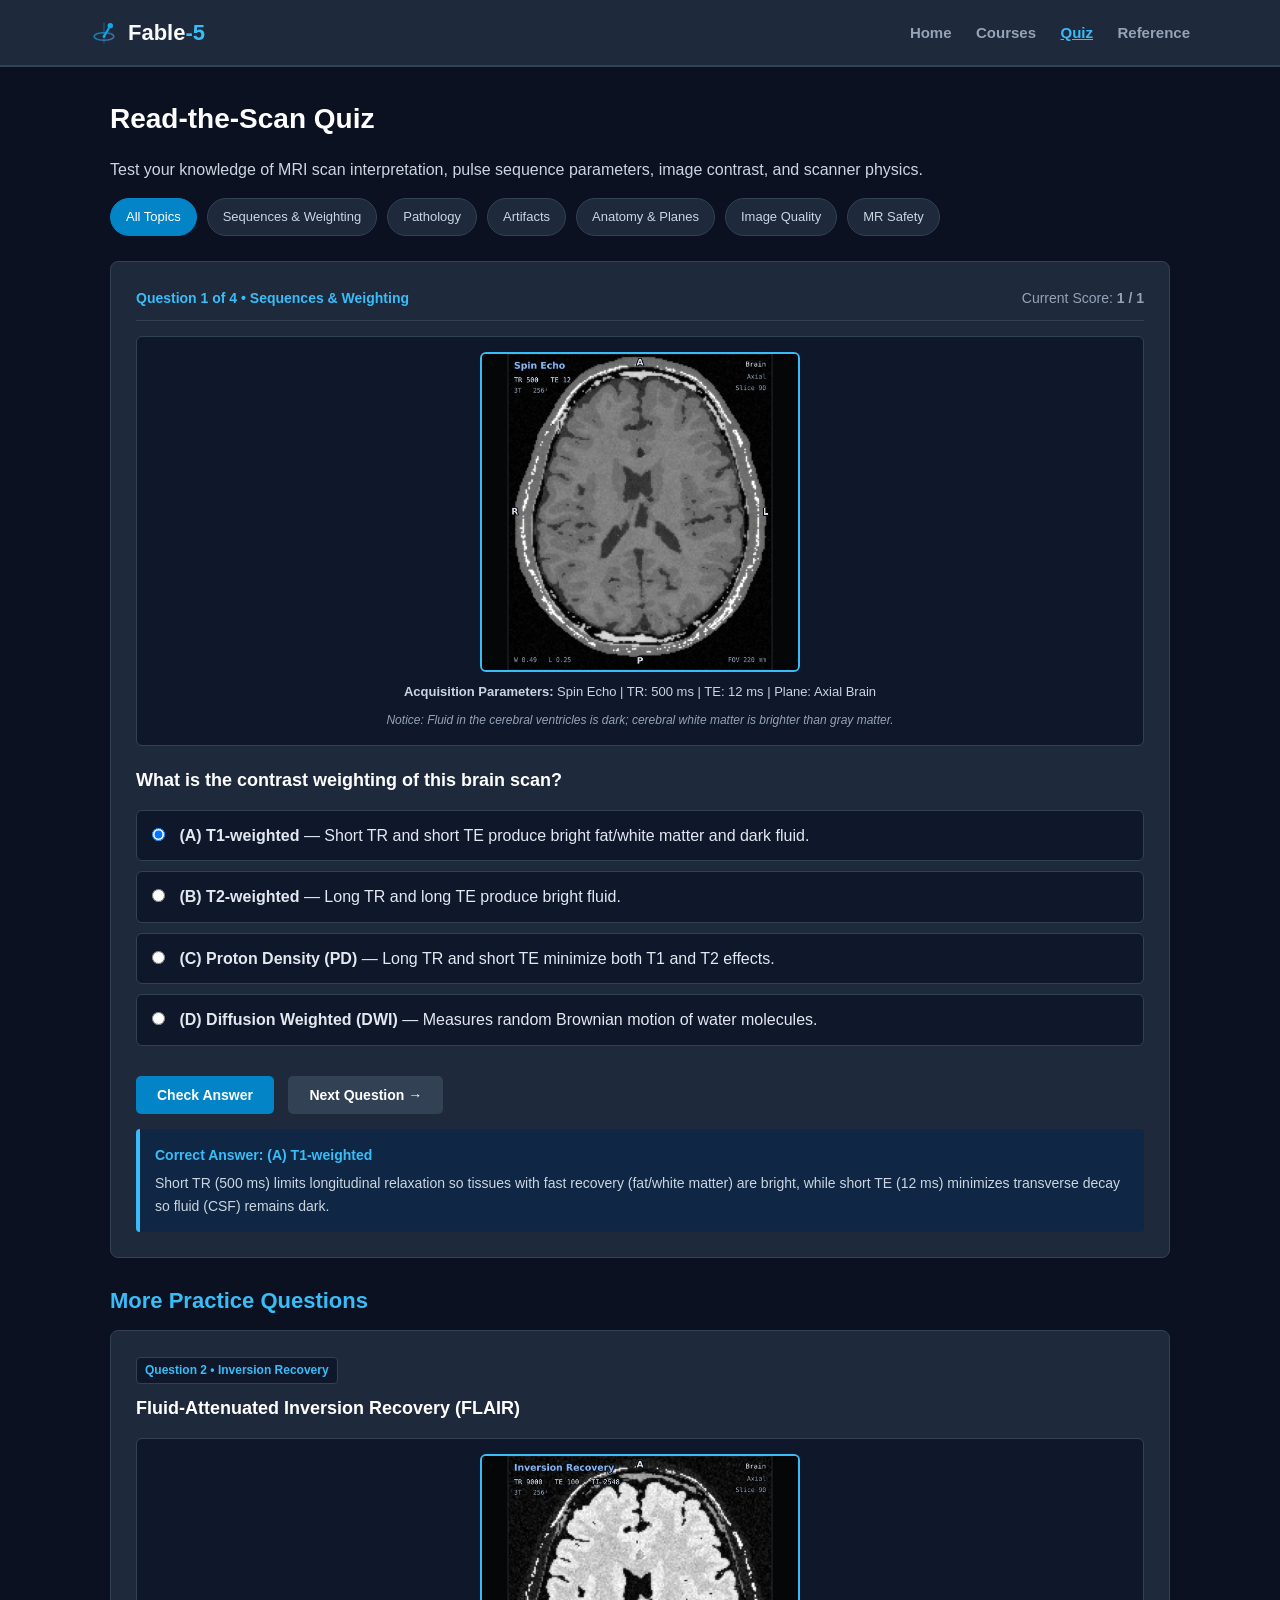
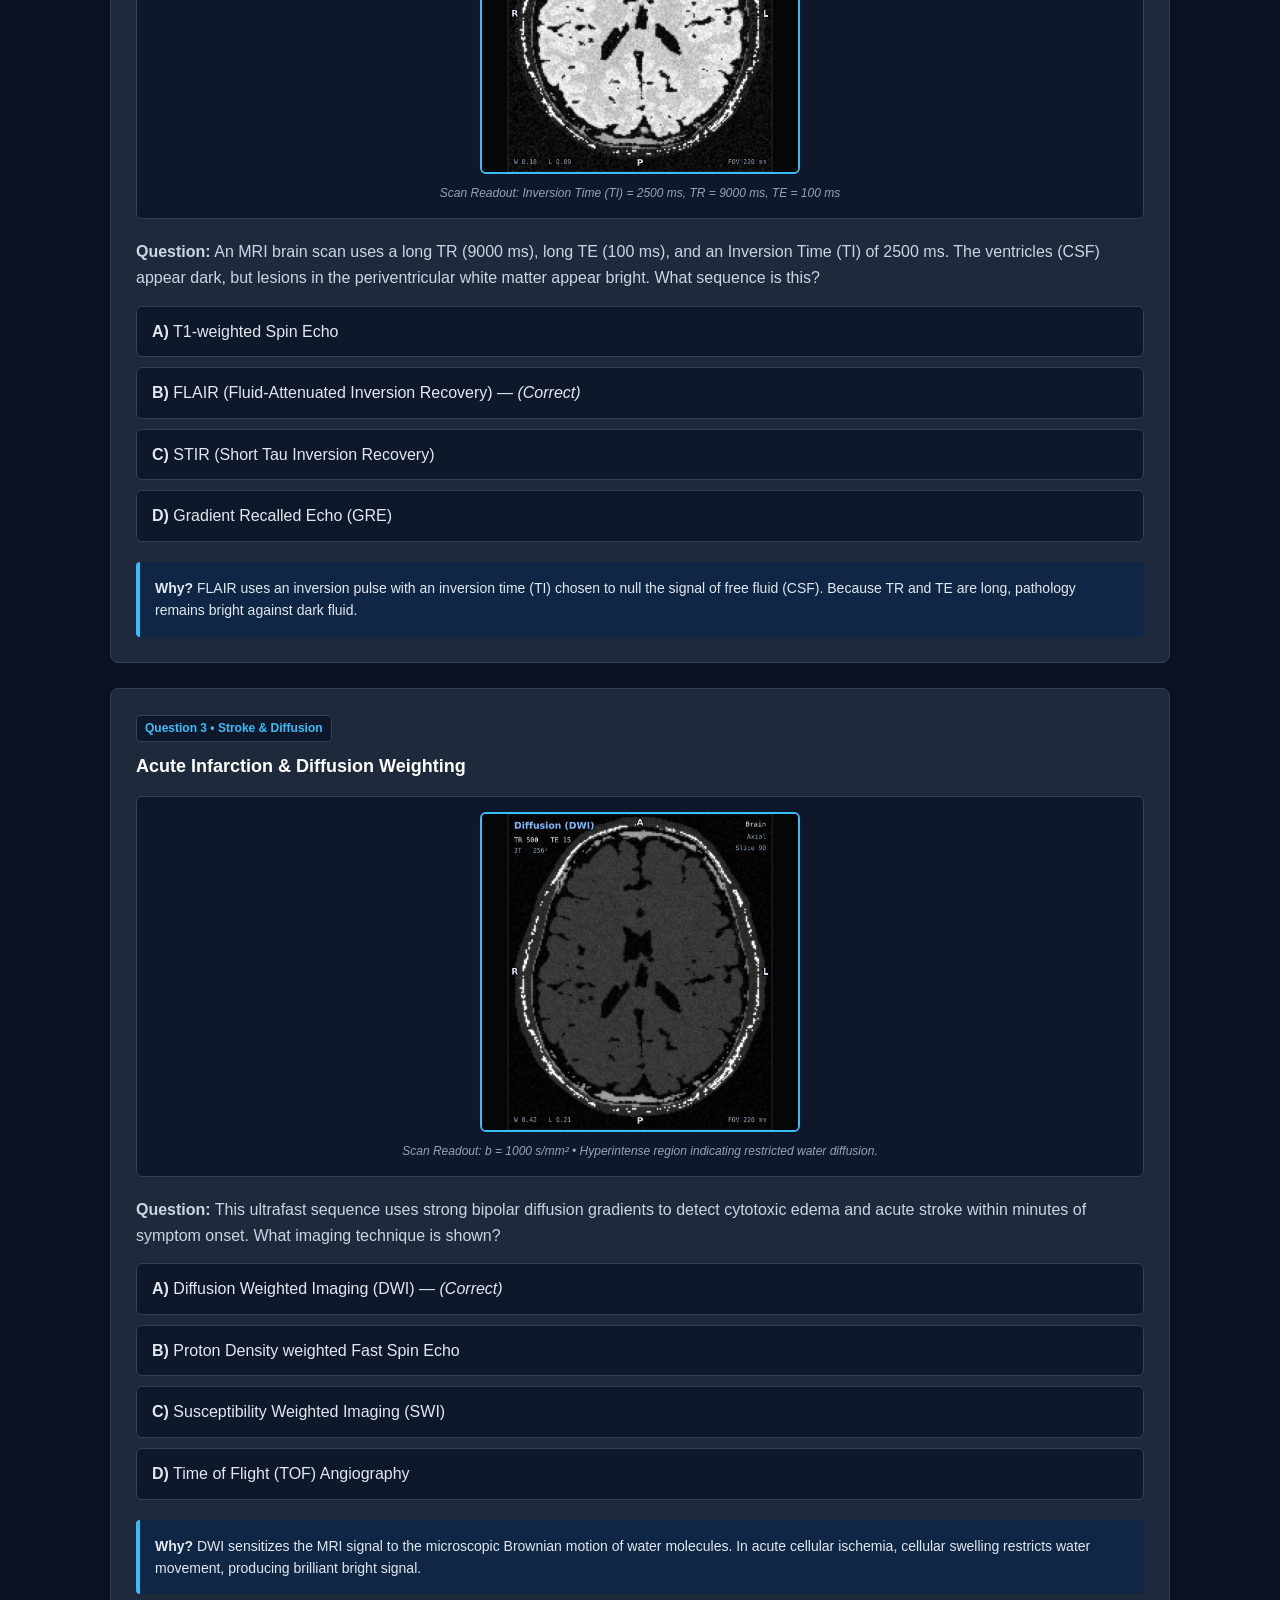
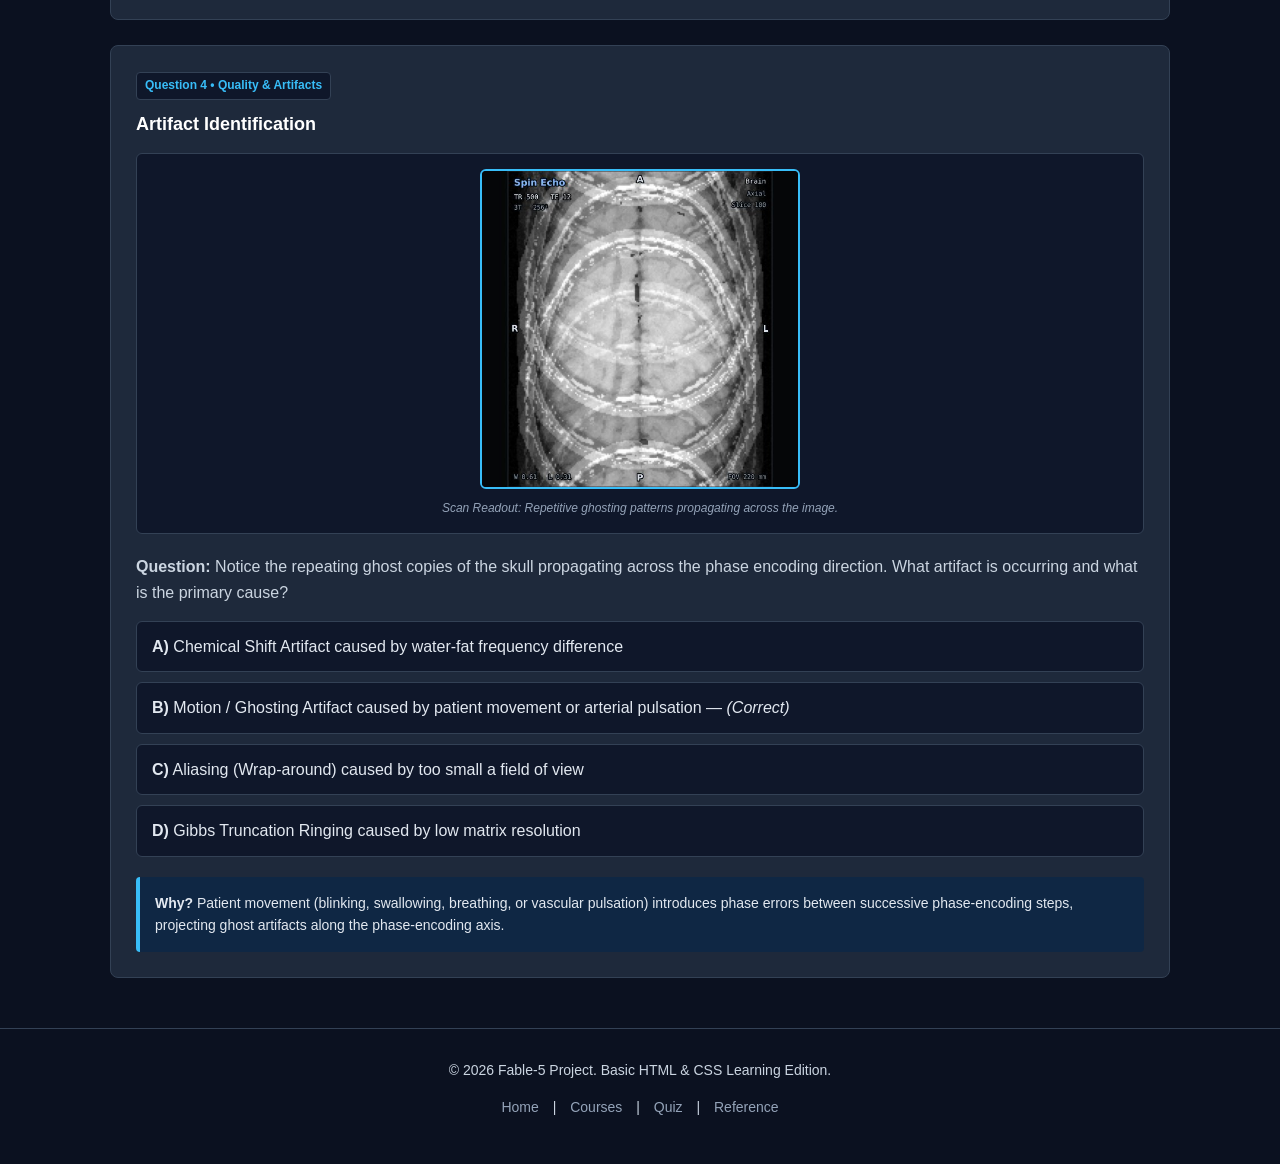
<file: quiz.html>
<!DOCTYPE html>
<html lang="en">
<head>
    <meta charset="UTF-8">
    <meta name="viewport" content="width=device-width, initial-scale=1.0">
    <title>Fable-5 — Quiz</title>
    <link rel="stylesheet" href="style.css">
</head>
<body>

    <header>
        <div class="header-container">
            <a href="index.html" class="logo">
                <img src="img/logo.svg" alt="Fable-5 Logo" class="header-logo">
                <span>Fable</span>-5
            </a>
            <nav>
                <a href="index.html">Home</a>
                <a href="courses.html">Courses</a>
                <a href="quiz.html" class="active">Quiz</a>
                <a href="reference.html">Reference</a>
            </nav>
        </div>
    </header>

    <div class="container">

        <h1>Read-the-Scan Quiz</h1>
        <p>
            Test your knowledge of MRI scan interpretation, pulse sequence parameters, image contrast, and scanner physics.
        </p>

        <div class="topic-chips">
            <a href="#" class="chip active">All Topics</a>
            <a href="#" class="chip">Sequences &amp; Weighting</a>
            <a href="#" class="chip">Pathology</a>
            <a href="#" class="chip">Artifacts</a>
            <a href="#" class="chip">Anatomy &amp; Planes</a>
            <a href="#" class="chip">Image Quality</a>
            <a href="#" class="chip">MR Safety</a>
        </div>

        <div class="quiz-box">
            <div style="display: flex; justify-content: space-between; align-items: center; margin-bottom: 15px; border-bottom: 1px solid #334155; padding-bottom: 10px;">
                <span style="color: #38bdf8; font-weight: bold; font-size: 14px;">Question 1 of 4 • Sequences &amp; Weighting</span>
                <span style="color: #94a3b8; font-size: 14px;">Current Score: <strong>1 / 1</strong></span>
            </div>

            <div class="quiz-scan-container">
                <img src="img/quiz-t1.jpg" alt="Clinical Brain MRI Scan (T1)" class="quiz-scan-img">
                <p style="margin: 0; font-size: 13px; color: #cbd5e1;">
                    <strong>Acquisition Parameters:</strong> Spin Echo | TR: 500 ms | TE: 12 ms | Plane: Axial Brain
                </p>
                <div class="image-caption">Notice: Fluid in the cerebral ventricles is dark; cerebral white matter is brighter than gray matter.</div>
            </div>

            <p class="question-title">What is the contrast weighting of this brain scan?</p>

            <form>
                <ul class="options-list">
                    <li>
                        <label>
                            <input type="radio" name="q1" checked>
                            <strong>(A) T1-weighted</strong> — Short TR and short TE produce bright fat/white matter and dark fluid.
                        </label>
                    </li>
                    <li>
                        <label>
                            <input type="radio" name="q1">
                            <strong>(B) T2-weighted</strong> — Long TR and long TE produce bright fluid.
                        </label>
                    </li>
                    <li>
                        <label>
                            <input type="radio" name="q1">
                            <strong>(C) Proton Density (PD)</strong> — Long TR and short TE minimize both T1 and T2 effects.
                        </label>
                    </li>
                    <li>
                        <label>
                            <input type="radio" name="q1">
                            <strong>(D) Diffusion Weighted (DWI)</strong> — Measures random Brownian motion of water molecules.
                        </label>
                    </li>
                </ul>

                <button type="button" class="btn btn-primary">Check Answer</button>
                <button type="button" class="btn btn-secondary">Next Question →</button>
            </form>

            <div class="explanation-box">
                <strong style="color: #38bdf8;">Correct Answer: (A) T1-weighted</strong>
                <p style="margin-top: 6px; margin-bottom: 0;">
                    Short TR (500 ms) limits longitudinal relaxation so tissues with fast recovery (fat/white matter) are bright, while short TE (12 ms) minimizes transverse decay so fluid (CSF) remains dark.
                </p>
            </div>
        </div>

        <h2>More Practice Questions</h2>

        <div class="quiz-box">
            <span class="card-tag">Question 2 • Inversion Recovery</span>
            <p class="question-title">Fluid-Attenuated Inversion Recovery (FLAIR)</p>

            <div class="quiz-scan-container">
                <img src="img/quiz-flair.jpg" alt="FLAIR Brain MRI Scan" class="quiz-scan-img">
                <div class="image-caption">Scan Readout: Inversion Time (TI) = 2500 ms, TR = 9000 ms, TE = 100 ms</div>
            </div>

            <p>
                <strong>Question:</strong> An MRI brain scan uses a long TR (9000 ms), long TE (100 ms), and an Inversion Time (TI) of 2500 ms. The ventricles (CSF) appear dark, but lesions in the periventricular white matter appear bright. What sequence is this?
            </p>
            <ul class="options-list">
                <li><strong>A)</strong> T1-weighted Spin Echo</li>
                <li><strong>B)</strong> FLAIR (Fluid-Attenuated Inversion Recovery) — <em>(Correct)</em></li>
                <li><strong>C)</strong> STIR (Short Tau Inversion Recovery)</li>
                <li><strong>D)</strong> Gradient Recalled Echo (GRE)</li>
            </ul>
            <div class="explanation-box">
                <strong>Why?</strong> FLAIR uses an inversion pulse with an inversion time (TI) chosen to null the signal of free fluid (CSF). Because TR and TE are long, pathology remains bright against dark fluid.
            </div>
        </div>

        <div class="quiz-box">
            <span class="card-tag">Question 3 • Stroke &amp; Diffusion</span>
            <p class="question-title">Acute Infarction &amp; Diffusion Weighting</p>

            <div class="quiz-scan-container">
                <img src="img/quiz-dwi.jpg" alt="DWI Brain Scan" class="quiz-scan-img">
                <div class="image-caption">Scan Readout: b = 1000 s/mm² • Hyperintense region indicating restricted water diffusion.</div>
            </div>

            <p>
                <strong>Question:</strong> This ultrafast sequence uses strong bipolar diffusion gradients to detect cytotoxic edema and acute stroke within minutes of symptom onset. What imaging technique is shown?
            </p>
            <ul class="options-list">
                <li><strong>A)</strong> Diffusion Weighted Imaging (DWI) — <em>(Correct)</em></li>
                <li><strong>B)</strong> Proton Density weighted Fast Spin Echo</li>
                <li><strong>C)</strong> Susceptibility Weighted Imaging (SWI)</li>
                <li><strong>D)</strong> Time of Flight (TOF) Angiography</li>
            </ul>
            <div class="explanation-box">
                <strong>Why?</strong> DWI sensitizes the MRI signal to the microscopic Brownian motion of water molecules. In acute cellular ischemia, cellular swelling restricts water movement, producing brilliant bright signal.
            </div>
        </div>

        <div class="quiz-box">
            <span class="card-tag">Question 4 • Quality &amp; Artifacts</span>
            <p class="question-title">Artifact Identification</p>

            <div class="quiz-scan-container">
                <img src="img/artifact-motion.jpg" alt="MRI Motion Artifact Scan" class="quiz-scan-img">
                <div class="image-caption">Scan Readout: Repetitive ghosting patterns propagating across the image.</div>
            </div>

            <p>
                <strong>Question:</strong> Notice the repeating ghost copies of the skull propagating across the phase encoding direction. What artifact is occurring and what is the primary cause?
            </p>
            <ul class="options-list">
                <li><strong>A)</strong> Chemical Shift Artifact caused by water-fat frequency difference</li>
                <li><strong>B)</strong> Motion / Ghosting Artifact caused by patient movement or arterial pulsation — <em>(Correct)</em></li>
                <li><strong>C)</strong> Aliasing (Wrap-around) caused by too small a field of view</li>
                <li><strong>D)</strong> Gibbs Truncation Ringing caused by low matrix resolution</li>
            </ul>
            <div class="explanation-box">
                <strong>Why?</strong> Patient movement (blinking, swallowing, breathing, or vascular pulsation) introduces phase errors between successive phase-encoding steps, projecting ghost artifacts along the phase-encoding axis.
            </div>
        </div>

    </div>

    <footer>
        <p>&copy; 2026 Fable-5 Project. Basic HTML &amp; CSS Learning Edition.</p>
        <p>
            <a href="index.html">Home</a> |
            <a href="courses.html">Courses</a> |
            <a href="quiz.html">Quiz</a> |
            <a href="reference.html">Reference</a>
        </p>
    </footer>

</body>
</html>
</file>
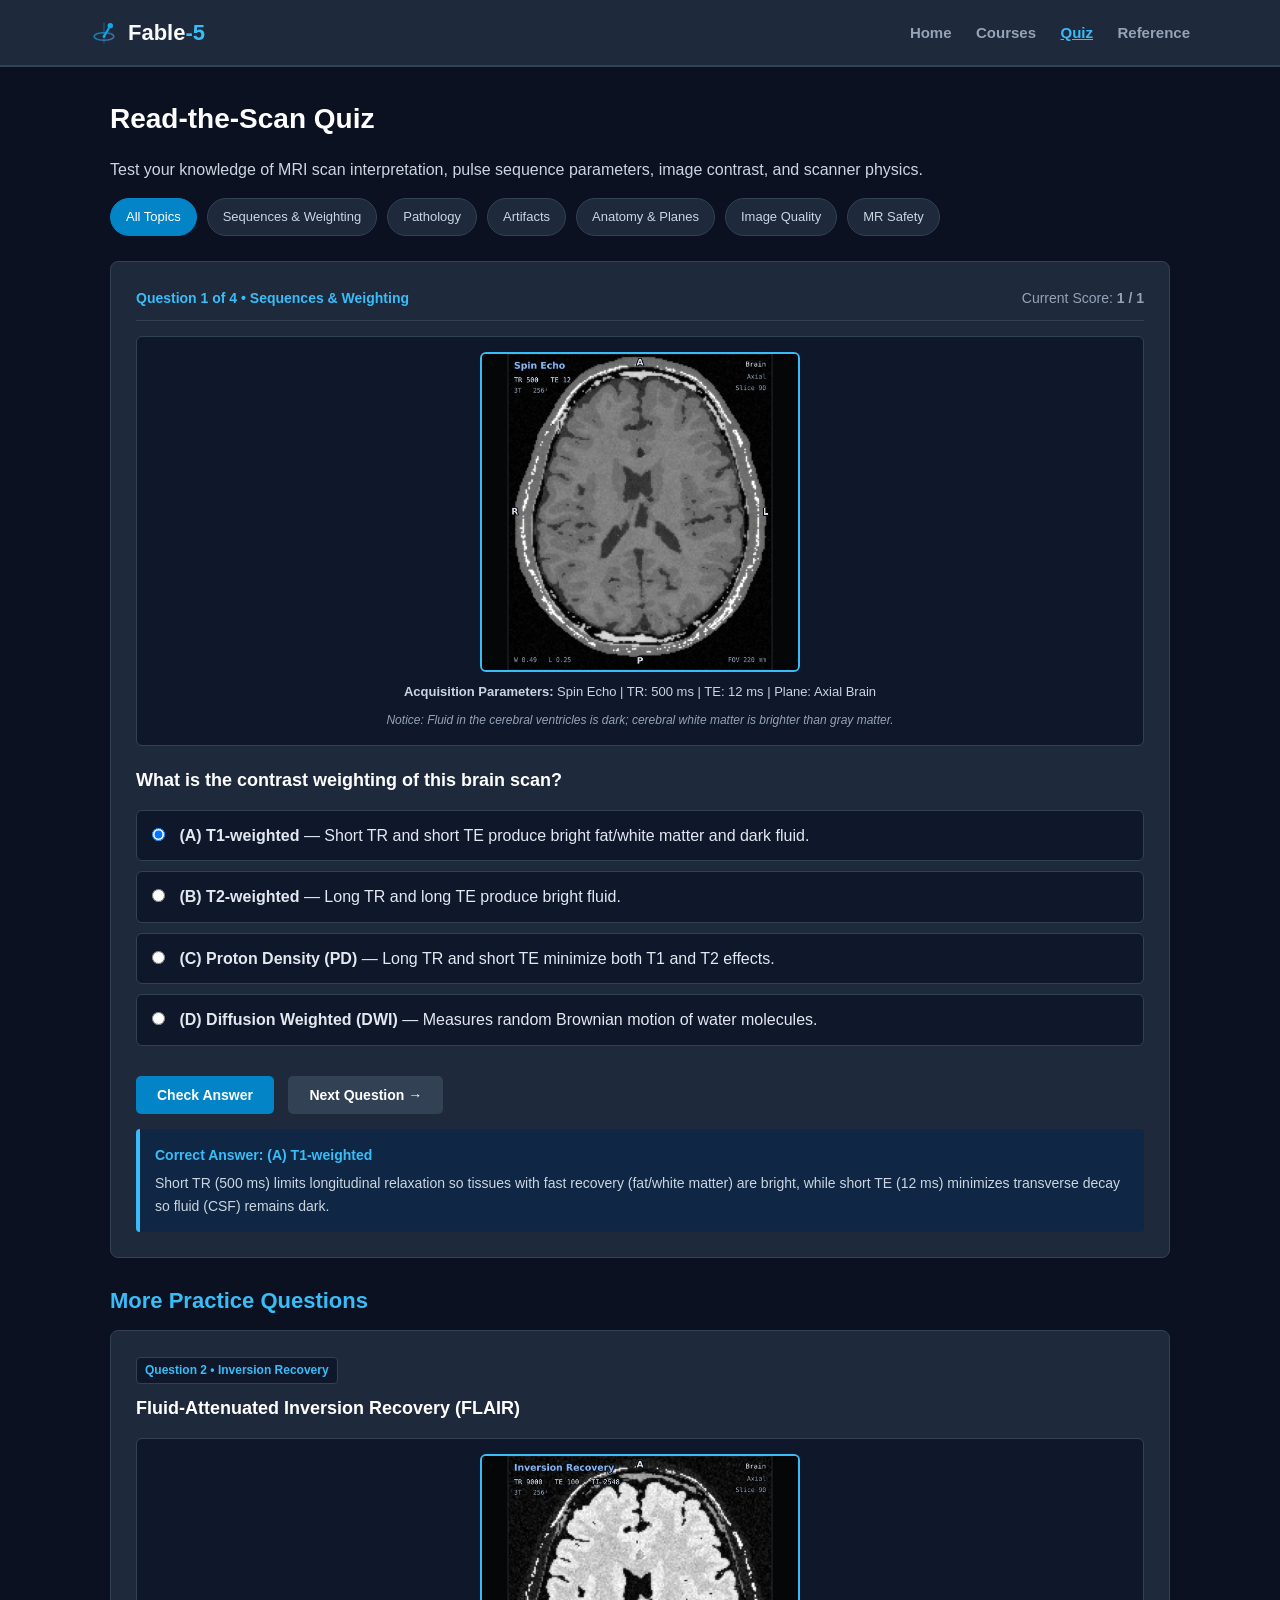
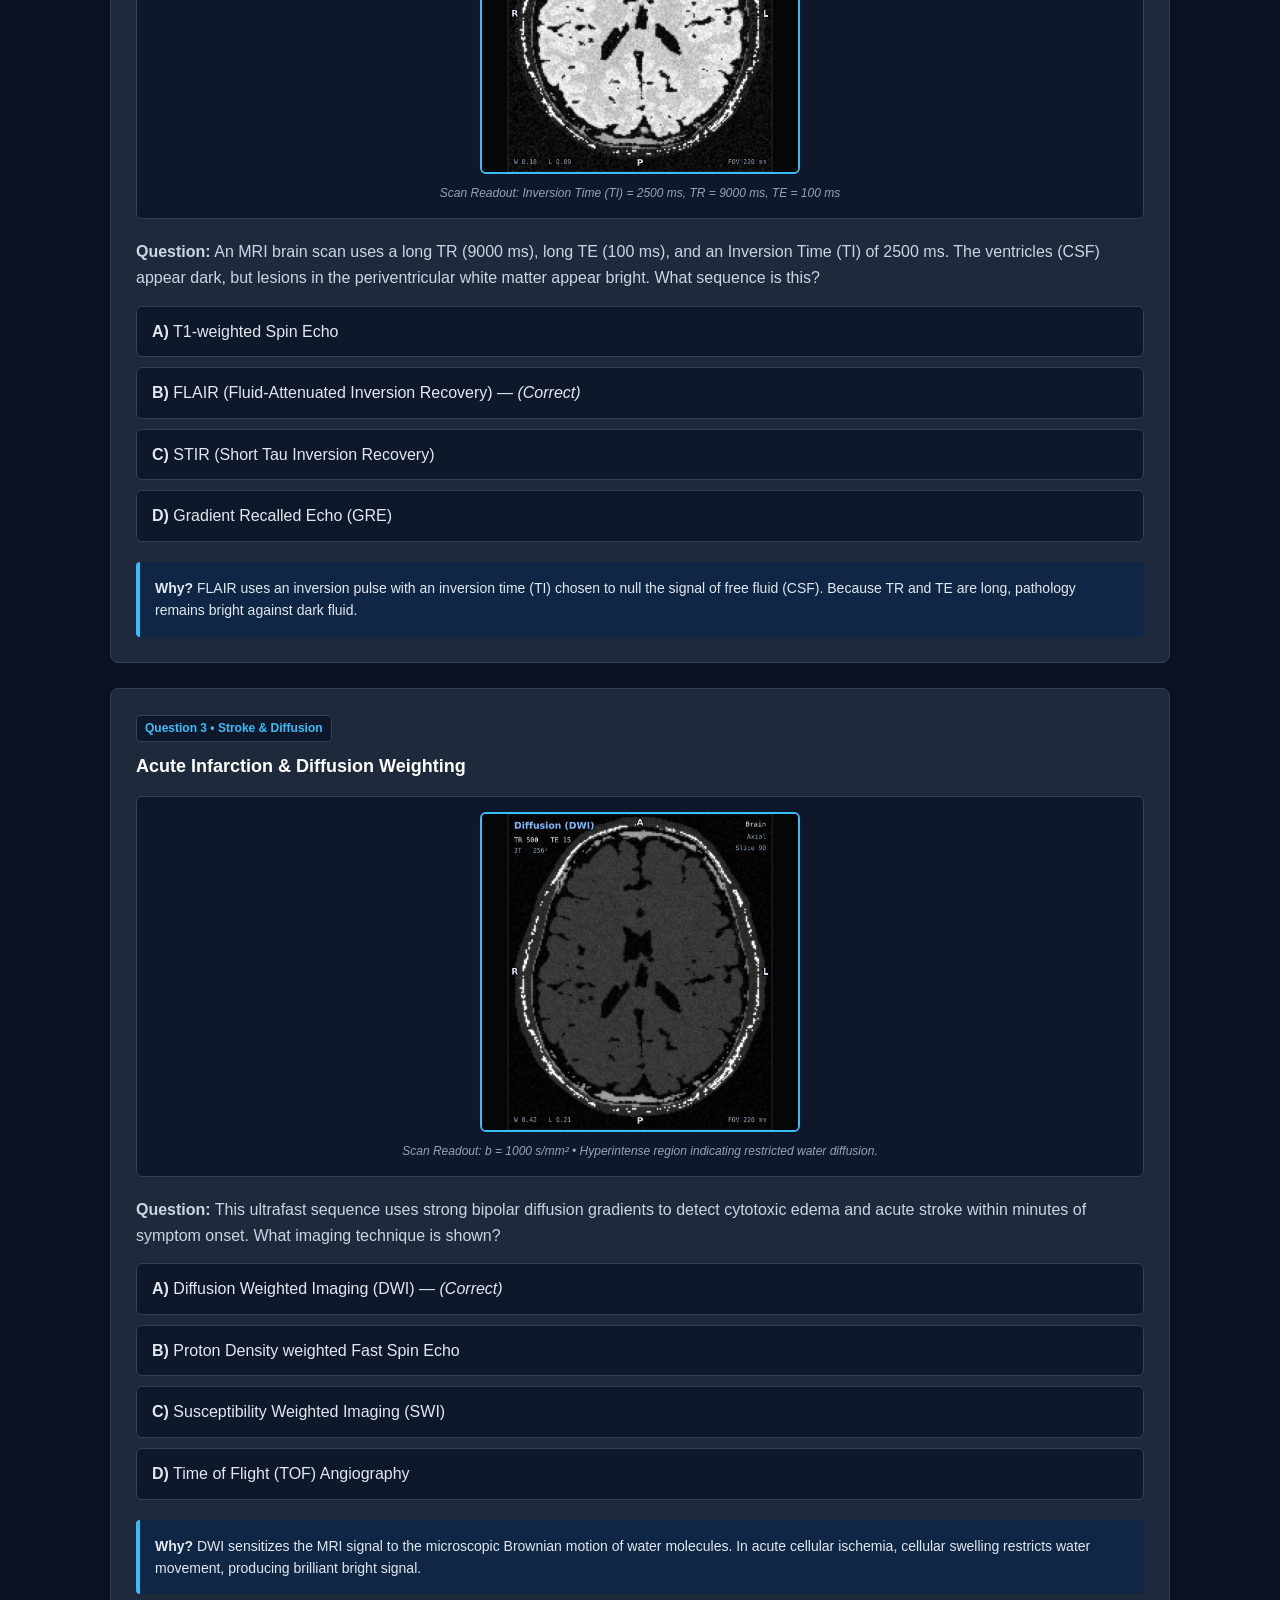
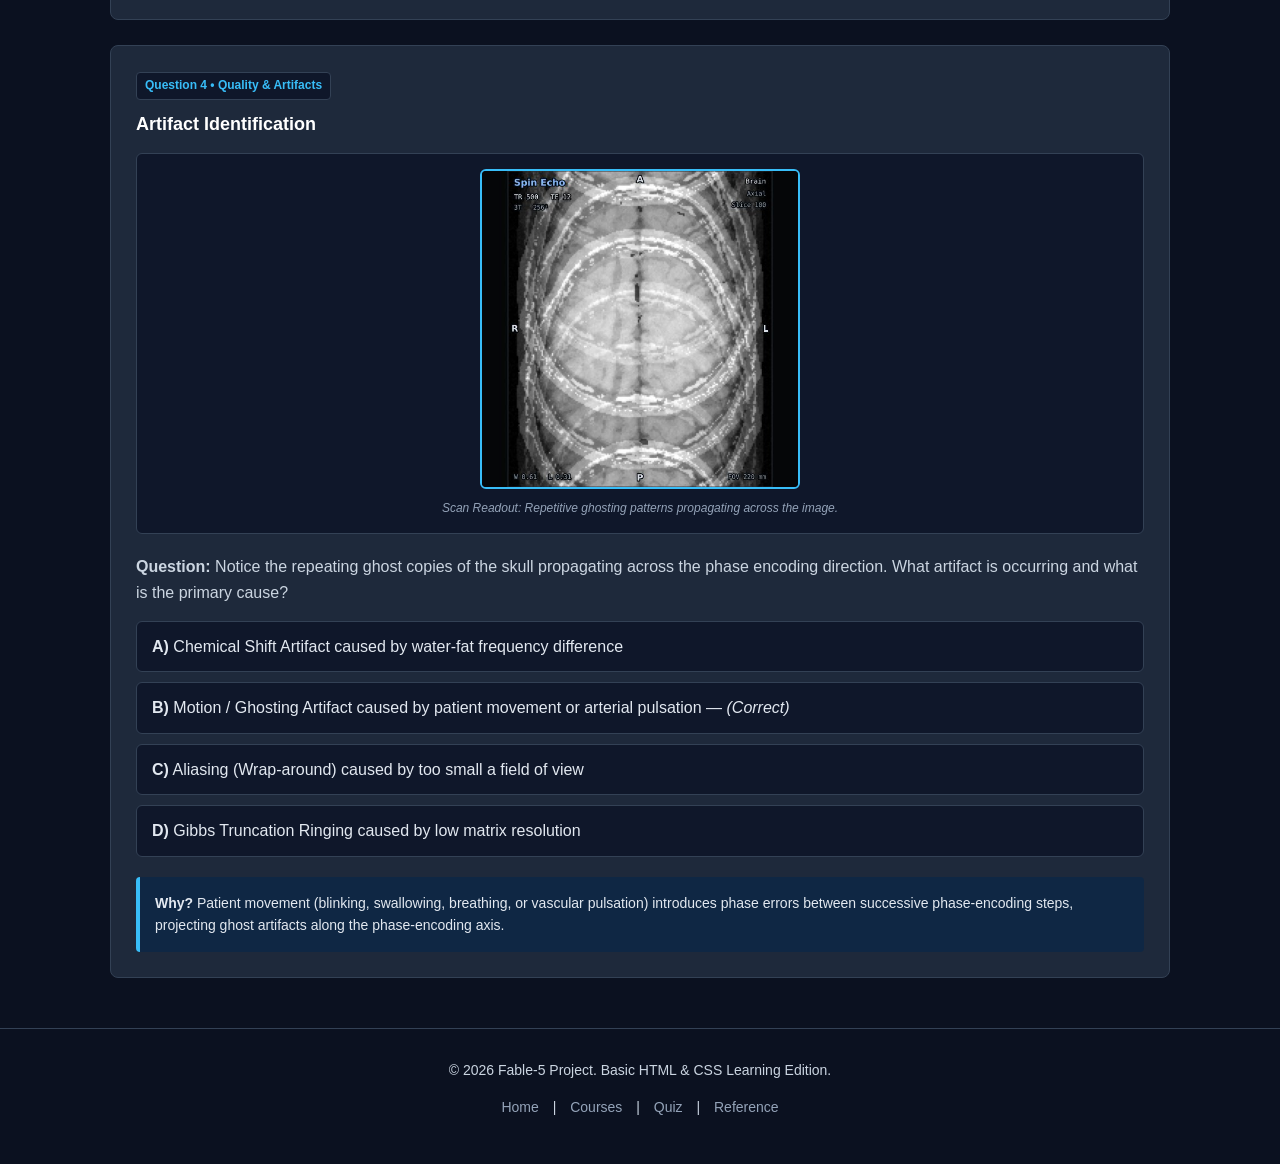
<file: quize.html>
<!doctype html>
<html lang="en">
  <head>
    <meta charset="UTF-8" />
    <meta name="viewport" content="width=device-width, initial-scale=1.0" />
    <title>Fable-5 — Quiz</title>
    <link rel="stylesheet" href="style.css" />
  </head>
  <body>
    <header>
      <div class="header-container">
        <a href="index.html" class="logo">
          <img src="img/logo.svg" alt="Fable-5 Logo" class="header-logo" />
          <span>Fable</span>-5
        </a>
        <nav>
          <a href="index.html">Home</a>
          <a href="courses.html">Courses</a>
          <a href="quiz.html" class="active">Quiz</a>
          <a href="reference.html">Reference</a>
        </nav>
      </div>
    </header>

    <div class="container">
      <h1>Read-the-Scan Quiz</h1>
      <p>
        Test your knowledge of MRI scan interpretation, pulse sequence
        parameters, image contrast, and scanner physics.
      </p>

      <div class="topic-chips">
        <a href="#" class="chip active">All Topics</a>
        <a href="#" class="chip">Sequences &amp; Weighting</a>
        <a href="#" class="chip">Pathology</a>
        <a href="#" class="chip">Artifacts</a>
        <a href="#" class="chip">Anatomy &amp; Planes</a>
        <a href="#" class="chip">Image Quality</a>
        <a href="#" class="chip">MR Safety</a>
      </div>

      <div class="quiz-box">
        <div
          style="
            display: flex;
            justify-content: space-between;
            align-items: center;
            margin-bottom: 15px;
            border-bottom: 1px solid #334155;
            padding-bottom: 10px;
          "
        >
          <span style="color: #38bdf8; font-weight: bold; font-size: 14px"
            >Question 1 of 4 • Sequences &amp; Weighting</span
          >
          <span style="color: #94a3b8; font-size: 14px"
            >Current Score: <strong>1 / 1</strong></span
          >
        </div>

        <div class="quiz-scan-container">
          <img
            src="img/quiz-t1.jpg"
            alt="Clinical Brain MRI Scan (T1)"
            class="quiz-scan-img"
          />
          <p style="margin: 0; font-size: 13px; color: #cbd5e1">
            <strong>Acquisition Parameters:</strong> Spin Echo | TR: 500 ms |
            TE: 12 ms | Plane: Axial Brain
          </p>
          <div class="image-caption">
            Notice: Fluid in the cerebral ventricles is dark; cerebral white
            matter is brighter than gray matter.
          </div>
        </div>

        <p class="question-title">
          What is the contrast weighting of this brain scan?
        </p>

        <form>
          <ul class="options-list">
            <li>
              <label>
                <input type="radio" name="q1" checked />
                <strong>(A) T1-weighted</strong> — Short TR and short TE produce
                bright fat/white matter and dark fluid.
              </label>
            </li>
            <li>
              <label>
                <input type="radio" name="q1" />
                <strong>(B) T2-weighted</strong> — Long TR and long TE produce
                bright fluid.
              </label>
            </li>
            <li>
              <label>
                <input type="radio" name="q1" />
                <strong>(C) Proton Density (PD)</strong> — Long TR and short TE
                minimize both T1 and T2 effects.
              </label>
            </li>
            <li>
              <label>
                <input type="radio" name="q1" />
                <strong>(D) Diffusion Weighted (DWI)</strong> — Measures random
                Brownian motion of water molecules.
              </label>
            </li>
          </ul>

          <button type="button" class="btn btn-primary">Check Answer</button>
          <button type="button" class="btn btn-secondary">
            Next Question →
          </button>
        </form>

        <div class="explanation-box">
          <strong style="color: #38bdf8"
            >Correct Answer: (A) T1-weighted</strong
          >
          <p style="margin-top: 6px; margin-bottom: 0">
            Short TR (500 ms) limits longitudinal relaxation so tissues with
            fast recovery (fat/white matter) are bright, while short TE (12 ms)
            minimizes transverse decay so fluid (CSF) remains dark.
          </p>
        </div>
      </div>

      <h2>More Practice Questions</h2>

      <div class="quiz-box">
        <span class="card-tag">Question 2 • Inversion Recovery</span>
        <p class="question-title">
          Fluid-Attenuated Inversion Recovery (FLAIR)
        </p>

        <div class="quiz-scan-container">
          <img
            src="img/quiz-flair.jpg"
            alt="FLAIR Brain MRI Scan"
            class="quiz-scan-img"
          />
          <div class="image-caption">
            Scan Readout: Inversion Time (TI) = 2500 ms, TR = 9000 ms, TE = 100
            ms
          </div>
        </div>

        <p>
          <strong>Question:</strong> An MRI brain scan uses a long TR (9000 ms),
          long TE (100 ms), and an Inversion Time (TI) of 2500 ms. The
          ventricles (CSF) appear dark, but lesions in the periventricular white
          matter appear bright. What sequence is this?
        </p>
        <ul class="options-list">
          <li><strong>A)</strong> T1-weighted Spin Echo</li>
          <li>
            <strong>B)</strong> FLAIR (Fluid-Attenuated Inversion Recovery) —
            <em>(Correct)</em>
          </li>
          <li><strong>C)</strong> STIR (Short Tau Inversion Recovery)</li>
          <li><strong>D)</strong> Gradient Recalled Echo (GRE)</li>
        </ul>
        <div class="explanation-box">
          <strong>Why?</strong> FLAIR uses an inversion pulse with an inversion
          time (TI) chosen to null the signal of free fluid (CSF). Because TR
          and TE are long, pathology remains bright against dark fluid.
        </div>
      </div>

      <div class="quiz-box">
        <span class="card-tag">Question 3 • Stroke &amp; Diffusion</span>
        <p class="question-title">Acute Infarction &amp; Diffusion Weighting</p>

        <div class="quiz-scan-container">
          <img
            src="img/quiz-dwi.jpg"
            alt="DWI Brain Scan"
            class="quiz-scan-img"
          />
          <div class="image-caption">
            Scan Readout: b = 1000 s/mm² • Hyperintense region indicating
            restricted water diffusion.
          </div>
        </div>

        <p>
          <strong>Question:</strong> This ultrafast sequence uses strong bipolar
          diffusion gradients to detect cytotoxic edema and acute stroke within
          minutes of symptom onset. What imaging technique is shown?
        </p>
        <ul class="options-list">
          <li>
            <strong>A)</strong> Diffusion Weighted Imaging (DWI) —
            <em>(Correct)</em>
          </li>
          <li><strong>B)</strong> Proton Density weighted Fast Spin Echo</li>
          <li><strong>C)</strong> Susceptibility Weighted Imaging (SWI)</li>
          <li><strong>D)</strong> Time of Flight (TOF) Angiography</li>
        </ul>
        <div class="explanation-box">
          <strong>Why?</strong> DWI sensitizes the MRI signal to the microscopic
          Brownian motion of water molecules. In acute cellular ischemia,
          cellular swelling restricts water movement, producing brilliant bright
          signal.
        </div>
      </div>

      <div class="quiz-box">
        <span class="card-tag">Question 4 • Quality &amp; Artifacts</span>
        <p class="question-title">Artifact Identification</p>

        <div class="quiz-scan-container">
          <img
            src="img/artifact-motion.jpg"
            alt="MRI Motion Artifact Scan"
            class="quiz-scan-img"
          />
          <div class="image-caption">
            Scan Readout: Repetitive ghosting patterns propagating across the
            image.
          </div>
        </div>

        <p>
          <strong>Question:</strong> Notice the repeating ghost copies of the
          skull propagating across the phase encoding direction. What artifact
          is occurring and what is the primary cause?
        </p>
        <ul class="options-list">
          <li>
            <strong>A)</strong> Chemical Shift Artifact caused by water-fat
            frequency difference
          </li>
          <li>
            <strong>B)</strong> Motion / Ghosting Artifact caused by patient
            movement or arterial pulsation — <em>(Correct)</em>
          </li>
          <li>
            <strong>C)</strong> Aliasing (Wrap-around) caused by too small a
            field of view
          </li>
          <li>
            <strong>D)</strong> Gibbs Truncation Ringing caused by low matrix
            resolution
          </li>
        </ul>
        <div class="explanation-box">
          <strong>Why?</strong> Patient movement (blinking, swallowing,
          breathing, or vascular pulsation) introduces phase errors between
          successive phase-encoding steps, projecting ghost artifacts along the
          phase-encoding axis.
        </div>
      </div>
    </div>

    <footer>
      <p>&copy; 2026 Fable-5 Project. Basic HTML &amp; CSS Learning Edition.</p>
      <p>
        <a href="index.html">Home</a> | <a href="courses.html">Courses</a> |
        <a href="quiz.html">Quiz</a> |
        <a href="reference.html">Reference</a>
      </p>
    </footer>
  </body>
</html>
</file>
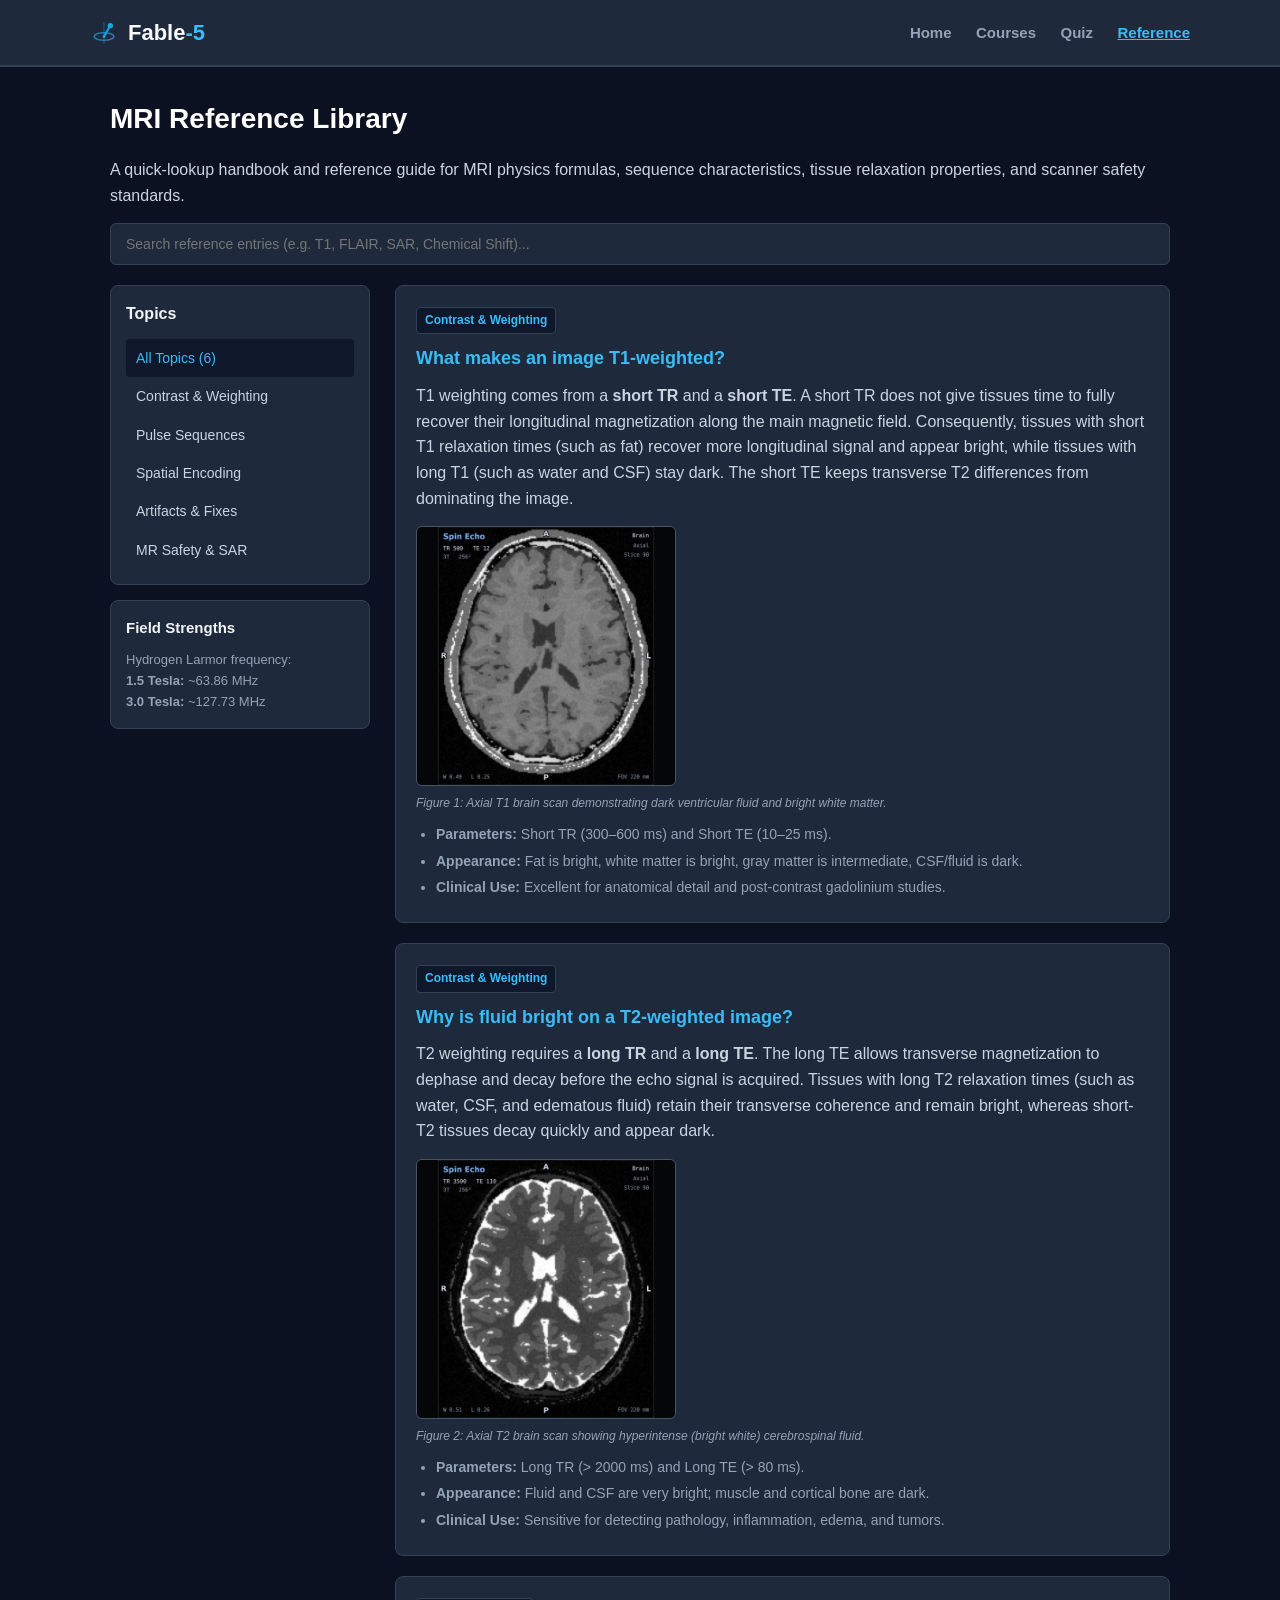
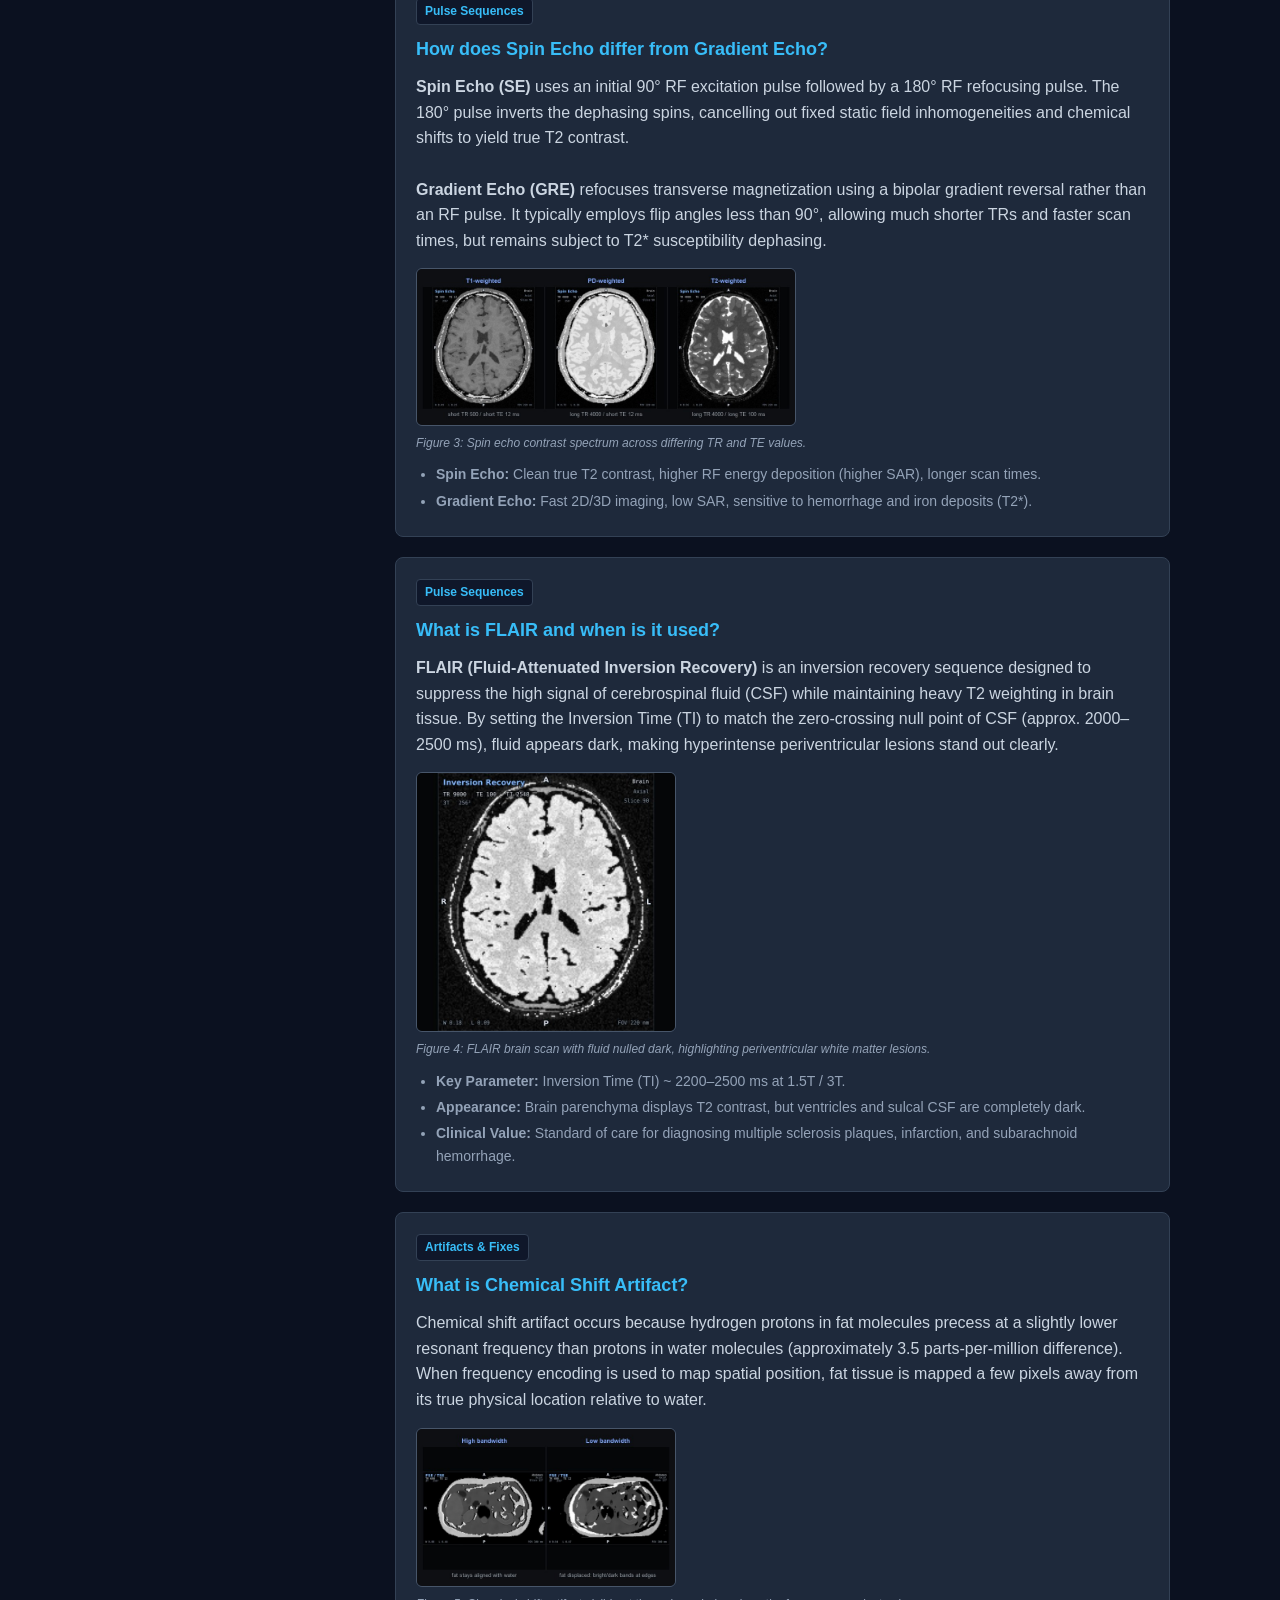
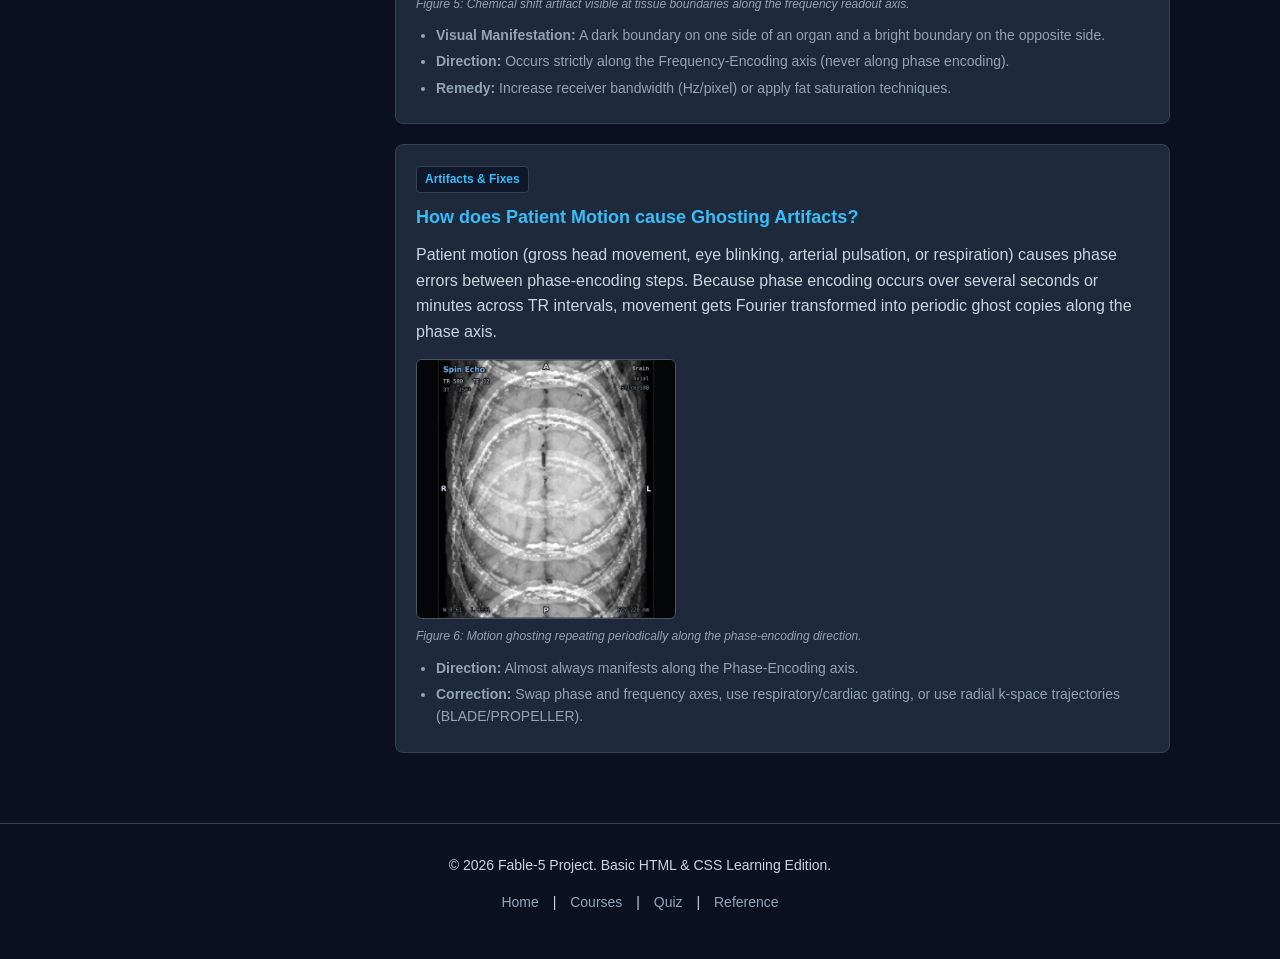
<file: reference.html>
<!doctype html>
<html lang="en">
  <head>
    <meta charset="UTF-8" />
    <meta name="viewport" content="width=device-width, initial-scale=1.0" />
    <title>Fable-5 — Reference Library</title>
    <link rel="stylesheet" href="style.css" />
  </head>
  <body>
    <header>
      <div class="header-container">
        <a href="index.html" class="logo">
          <img src="img/logo.svg" alt="Fable-5 Logo" class="header-logo" />
          <span>Fable</span>-5
        </a>
        <nav>
          <a href="index.html">Home</a>
          <a href="courses.html">Courses</a>
          <a href="quiz.html">Quiz</a>
          <a href="reference.html" class="active">Reference</a>
        </nav>
      </div>
    </header>

    <div class="container">
      <h1>MRI Reference Library</h1>
      <p>
        A quick-lookup handbook and reference guide for MRI physics formulas,
        sequence characteristics, tissue relaxation properties, and scanner
        safety standards.
      </p>

      <input
        type="text"
        class="search-box"
        placeholder="Search reference entries (e.g. T1, FLAIR, SAR, Chemical Shift)..."
      />

      <div class="ref-layout">
        <aside class="ref-sidebar">
          <div class="card">
            <h3 style="margin-bottom: 12px; font-size: 16px">Topics</h3>
            <ul class="ref-sidebar-list">
              <li><a href="#" class="active">All Topics (6)</a></li>
              <li><a href="#">Contrast &amp; Weighting</a></li>
              <li><a href="#">Pulse Sequences</a></li>
              <li><a href="#">Spatial Encoding</a></li>
              <li><a href="#">Artifacts &amp; Fixes</a></li>
              <li><a href="#">MR Safety &amp; SAR</a></li>
            </ul>
          </div>

          <div class="card" style="margin-top: 15px">
            <h3 style="margin-bottom: 10px; font-size: 15px">
              Field Strengths
            </h3>
            <p style="font-size: 13px; margin: 0; color: #94a3b8">
              Hydrogen Larmor frequency:<br />
              <strong>1.5 Tesla:</strong> ~63.86 MHz<br />
              <strong>3.0 Tesla:</strong> ~127.73 MHz
            </p>
          </div>
        </aside>

        <main class="ref-content">
          <div class="ref-item">
            <span class="card-tag">Contrast &amp; Weighting</span>
            <h3>What makes an image T1-weighted?</h3>
            <p>
              T1 weighting comes from a <strong>short TR</strong> and a
              <strong>short TE</strong>. A short TR does not give tissues time
              to fully recover their longitudinal magnetization along the main
              magnetic field. Consequently, tissues with short T1 relaxation
              times (such as fat) recover more longitudinal signal and appear
              bright, while tissues with long T1 (such as water and CSF) stay
              dark. The short TE keeps transverse T2 differences from dominating
              the image.
            </p>
            <img
              src="img/quiz-t1.jpg"
              alt="T1 Weighted Brain MRI Scan"
              class="ref-thumb"
            />
            <div class="image-caption">
              Figure 1: Axial T1 brain scan demonstrating dark ventricular fluid
              and bright white matter.
            </div>
            <ul class="keypoints-list">
              <li>
                <strong>Parameters:</strong> Short TR (300–600 ms) and Short TE
                (10–25 ms).
              </li>
              <li>
                <strong>Appearance:</strong> Fat is bright, white matter is
                bright, gray matter is intermediate, CSF/fluid is dark.
              </li>
              <li>
                <strong>Clinical Use:</strong> Excellent for anatomical detail
                and post-contrast gadolinium studies.
              </li>
            </ul>
          </div>

          <div class="ref-item">
            <span class="card-tag">Contrast &amp; Weighting</span>
            <h3>Why is fluid bright on a T2-weighted image?</h3>
            <p>
              T2 weighting requires a <strong>long TR</strong> and a
              <strong>long TE</strong>. The long TE allows transverse
              magnetization to dephase and decay before the echo signal is
              acquired. Tissues with long T2 relaxation times (such as water,
              CSF, and edematous fluid) retain their transverse coherence and
              remain bright, whereas short-T2 tissues decay quickly and appear
              dark.
            </p>
            <img
              src="img/quiz-t2.jpg"
              alt="T2 Weighted Brain MRI Scan"
              class="ref-thumb"
            />
            <div class="image-caption">
              Figure 2: Axial T2 brain scan showing hyperintense (bright white)
              cerebrospinal fluid.
            </div>
            <ul class="keypoints-list">
              <li>
                <strong>Parameters:</strong> Long TR (> 2000 ms) and Long TE (>
                80 ms).
              </li>
              <li>
                <strong>Appearance:</strong> Fluid and CSF are very bright;
                muscle and cortical bone are dark.
              </li>
              <li>
                <strong>Clinical Use:</strong> Sensitive for detecting
                pathology, inflammation, edema, and tumors.
              </li>
            </ul>
          </div>

          <div class="ref-item">
            <span class="card-tag">Pulse Sequences</span>
            <h3>How does Spin Echo differ from Gradient Echo?</h3>
            <p>
              <strong>Spin Echo (SE)</strong> uses an initial 90° RF excitation
              pulse followed by a 180° RF refocusing pulse. The 180° pulse
              inverts the dephasing spins, cancelling out fixed static field
              inhomogeneities and chemical shifts to yield true T2 contrast.<br /><br />
              <strong>Gradient Echo (GRE)</strong> refocuses transverse
              magnetization using a bipolar gradient reversal rather than an RF
              pulse. It typically employs flip angles less than 90°, allowing
              much shorter TRs and faster scan times, but remains subject to T2*
              susceptibility dephasing.
            </p>
            <img
              src="img/contrast-t1-pd-t2.jpg"
              alt="Pulse Sequence Contrast Comparison"
              class="ref-thumb"
              style="max-width: 380px"
            />
            <div class="image-caption">
              Figure 3: Spin echo contrast spectrum across differing TR and TE
              values.
            </div>
            <ul class="keypoints-list">
              <li>
                <strong>Spin Echo:</strong> Clean true T2 contrast, higher RF
                energy deposition (higher SAR), longer scan times.
              </li>
              <li>
                <strong>Gradient Echo:</strong> Fast 2D/3D imaging, low SAR,
                sensitive to hemorrhage and iron deposits (T2*).
              </li>
            </ul>
          </div>

          <div class="ref-item">
            <span class="card-tag">Pulse Sequences</span>
            <h3>What is FLAIR and when is it used?</h3>
            <p>
              <strong>FLAIR (Fluid-Attenuated Inversion Recovery)</strong> is an
              inversion recovery sequence designed to suppress the high signal
              of cerebrospinal fluid (CSF) while maintaining heavy T2 weighting
              in brain tissue. By setting the Inversion Time (TI) to match the
              zero-crossing null point of CSF (approx. 2000–2500 ms), fluid
              appears dark, making hyperintense periventricular lesions stand
              out clearly.
            </p>
            <img
              src="img/quiz-flair.jpg"
              alt="FLAIR Brain MRI Scan"
              class="ref-thumb"
            />
            <div class="image-caption">
              Figure 4: FLAIR brain scan with fluid nulled dark, highlighting
              periventricular white matter lesions.
            </div>
            <ul class="keypoints-list">
              <li>
                <strong>Key Parameter:</strong> Inversion Time (TI) ~ 2200–2500
                ms at 1.5T / 3T.
              </li>
              <li>
                <strong>Appearance:</strong> Brain parenchyma displays T2
                contrast, but ventricles and sulcal CSF are completely dark.
              </li>
              <li>
                <strong>Clinical Value:</strong> Standard of care for diagnosing
                multiple sclerosis plaques, infarction, and subarachnoid
                hemorrhage.
              </li>
            </ul>
          </div>

          <div class="ref-item">
            <span class="card-tag">Artifacts &amp; Fixes</span>
            <h3>What is Chemical Shift Artifact?</h3>
            <p>
              Chemical shift artifact occurs because hydrogen protons in fat
              molecules precess at a slightly lower resonant frequency than
              protons in water molecules (approximately 3.5 parts-per-million
              difference). When frequency encoding is used to map spatial
              position, fat tissue is mapped a few pixels away from its true
              physical location relative to water.
            </p>
            <img
              src="img/artifact-chemical-shift.jpg"
              alt="Chemical Shift Artifact on MRI"
              class="ref-thumb"
            />
            <div class="image-caption">
              Figure 5: Chemical shift artifact visible at tissue boundaries
              along the frequency readout axis.
            </div>
            <ul class="keypoints-list">
              <li>
                <strong>Visual Manifestation:</strong> A dark boundary on one
                side of an organ and a bright boundary on the opposite side.
              </li>
              <li>
                <strong>Direction:</strong> Occurs strictly along the
                Frequency-Encoding axis (never along phase encoding).
              </li>
              <li>
                <strong>Remedy:</strong> Increase receiver bandwidth (Hz/pixel)
                or apply fat saturation techniques.
              </li>
            </ul>
          </div>

          <div class="ref-item">
            <span class="card-tag">Artifacts &amp; Fixes</span>
            <h3>How does Patient Motion cause Ghosting Artifacts?</h3>
            <p>
              Patient motion (gross head movement, eye blinking, arterial
              pulsation, or respiration) causes phase errors between
              phase-encoding steps. Because phase encoding occurs over several
              seconds or minutes across TR intervals, movement gets Fourier
              transformed into periodic ghost copies along the phase axis.
            </p>
            <img
              src="img/artifact-motion.jpg"
              alt="Motion Ghosting Artifact"
              class="ref-thumb"
            />
            <div class="image-caption">
              Figure 6: Motion ghosting repeating periodically along the
              phase-encoding direction.
            </div>
            <ul class="keypoints-list">
              <li>
                <strong>Direction:</strong> Almost always manifests along the
                Phase-Encoding axis.
              </li>
              <li>
                <strong>Correction:</strong> Swap phase and frequency axes, use
                respiratory/cardiac gating, or use radial k-space trajectories
                (BLADE/PROPELLER).
              </li>
            </ul>
          </div>
        </main>
      </div>
    </div>

    <footer>
      <p>&copy; 2026 Fable-5 Project. Basic HTML &amp; CSS Learning Edition.</p>
      <p>
        <a href="index.html">Home</a> | <a href="courses.html">Courses</a> |
        <a href="quiz.html">Quiz</a> |
        <a href="reference.html">Reference</a>
      </p>
    </footer>
  </body>
</html>
</file>
<file: style.css>
* {
  margin: 0;
  padding: 0;
  box-sizing: border-box;
  font-family: Arial, Helvetica, sans-serif;
}

body {
  background-color: #0b1120;
  color: #e2e8f0;
  line-height: 1.6;
}

header {
  background-color: #1e293b;
  border-bottom: 2px solid #334155;
  padding: 15px 30px;
}

.header-container {
  max-width: 1100px;
  margin: 0 auto;
  display: flex;
  justify-content: space-between;
  align-items: center;
  flex-wrap: wrap;
  gap: 15px;
}

.logo {
  display: flex;
  align-items: center;
  font-size: 22px;
  font-weight: bold;
  color: #38bdf8;
  text-decoration: none;
}

.header-logo {
  width: 28px;
  height: 28px;
  margin-right: 10px;
}

.logo span {
  color: #f8fafc;
}

nav a {
  color: #94a3b8;
  text-decoration: none;
  margin-left: 20px;
  font-size: 15px;
  font-weight: bold;
}

nav a:hover,
nav a.active {
  color: #38bdf8;
  text-decoration: underline;
}

.container {
  max-width: 1100px;
  margin: 30px auto;
  padding: 0 20px;
}

h1 {
  font-size: 28px;
  margin-bottom: 15px;
  color: #ffffff;
}

h2 {
  font-size: 22px;
  margin-bottom: 12px;
  color: #38bdf8;
}

h3 {
  font-size: 18px;
  margin-bottom: 8px;
  color: #f1f5f9;
}

p {
  margin-bottom: 15px;
  color: #cbd5e1;
}

.hero {
  background-color: #1e293b;
  border: 1px solid #334155;
  border-radius: 8px;
  padding: 30px;
  margin-bottom: 30px;
}

.hero-grid {
  display: flex;
  gap: 30px;
  align-items: center;
  flex-wrap: wrap;
}

.hero-text {
  flex: 1 1 480px;
}

.hero-image-wrap {
  flex: 1 1 320px;
  text-align: center;
}

.hero-img {
  width: 100%;
  max-width: 420px;
  border-radius: 8px;
  border: 2px solid #334155;
  display: block;
  margin: 0 auto;
}

.image-caption {
  font-size: 12px;
  color: #94a3b8;
  margin-top: 8px;
  font-style: italic;
}

.btn {
  display: inline-block;
  padding: 10px 20px;
  font-size: 14px;
  font-weight: bold;
  text-decoration: none;
  border-radius: 5px;
  margin-right: 10px;
  margin-top: 10px;
  cursor: pointer;
  border: 1px solid transparent;
}

.btn-primary {
  background-color: #0284c7;
  color: #ffffff;
}

.btn-primary:hover {
  background-color: #0369a1;
}

.btn-secondary {
  background-color: #334155;
  color: #ffffff;
}

.btn-secondary:hover {
  background-color: #475569;
}

.stats-row {
  display: flex;
  flex-wrap: wrap;
  gap: 15px;
  margin-top: 25px;
}

.stat-box {
  background-color: #0f172a;
  border: 1px solid #334155;
  padding: 15px;
  border-radius: 6px;
  flex: 1 1 180px;
  text-align: center;
}

.stat-number {
  font-size: 22px;
  font-weight: bold;
  color: #38bdf8;
}

.stat-label {
  font-size: 12px;
  color: #94a3b8;
}

.grid {
  display: flex;
  flex-wrap: wrap;
  gap: 20px;
  margin-bottom: 30px;
}

.card {
  background-color: #1e293b;
  border: 1px solid #334155;
  border-radius: 8px;
  padding: 20px;
  flex: 1 1 300px;
}

.card-img {
  width: 100%;
  height: 180px;
  object-fit: cover;
  border-radius: 6px;
  margin-bottom: 12px;
  border: 1px solid #334155;
  display: block;
}

.card-tag {
  display: inline-block;
  background-color: #0f172a;
  color: #38bdf8;
  font-size: 12px;
  font-weight: bold;
  padding: 3px 8px;
  border-radius: 4px;
  margin-bottom: 10px;
  border: 1px solid #334155;
}

table {
  width: 100%;
  border-collapse: collapse;
  margin: 20px 0;
  background-color: #1e293b;
  border-radius: 6px;
  overflow: hidden;
}

th,
td {
  border: 1px solid #334155;
  padding: 12px 15px;
  text-align: left;
}

th {
  background-color: #0f172a;
  color: #38bdf8;
}

.quiz-box {
  background-color: #1e293b;
  border: 1px solid #334155;
  border-radius: 8px;
  padding: 25px;
  margin-bottom: 25px;
}

.question-title {
  font-size: 18px;
  font-weight: bold;
  margin-bottom: 15px;
  color: #ffffff;
}

.quiz-scan-container {
  background-color: #0f172a;
  border: 1px solid #334155;
  border-radius: 6px;
  padding: 15px;
  text-align: center;
  margin-bottom: 20px;
}

.quiz-scan-img {
  width: 100%;
  max-width: 320px;
  height: auto;
  border-radius: 6px;
  border: 2px solid #38bdf8;
  display: block;
  margin: 0 auto 10px;
}

.options-list {
  list-style: none;
  margin-bottom: 20px;
}

.options-list li {
  background-color: #0f172a;
  border: 1px solid #334155;
  border-radius: 6px;
  padding: 12px 15px;
  margin-bottom: 10px;
  cursor: pointer;
}

.options-list li:hover {
  border-color: #38bdf8;
}

.options-list input[type="radio"] {
  margin-right: 10px;
}

.explanation-box {
  background-color: #0f2744;
  border-left: 4px solid #38bdf8;
  padding: 15px;
  border-radius: 4px;
  margin-top: 15px;
  font-size: 14px;
}

.topic-chips {
  display: flex;
  flex-wrap: wrap;
  gap: 10px;
  margin-bottom: 25px;
}

.chip {
  background-color: #1e293b;
  border: 1px solid #334155;
  color: #cbd5e1;
  padding: 8px 15px;
  border-radius: 20px;
  font-size: 13px;
  text-decoration: none;
}

.chip:hover,
.chip.active {
  background-color: #0284c7;
  color: #ffffff;
  border-color: #0284c7;
}

.ref-layout {
  display: flex;
  gap: 25px;
  flex-wrap: wrap;
}

.ref-sidebar {
  width: 260px;
  flex-shrink: 0;
}

.ref-sidebar .card {
  padding: 15px;
}

.ref-sidebar-list {
  list-style: none;
}

.ref-sidebar-list li a {
  display: block;
  padding: 8px 10px;
  color: #cbd5e1;
  text-decoration: none;
  font-size: 14px;
  border-radius: 4px;
}

.ref-sidebar-list li a:hover,
.ref-sidebar-list li a.active {
  background-color: #0f172a;
  color: #38bdf8;
}

.ref-content {
  flex: 1 1 500px;
}

.search-box {
  width: 100%;
  padding: 12px 15px;
  background-color: #1e293b;
  border: 1px solid #334155;
  border-radius: 6px;
  color: #ffffff;
  font-size: 14px;
  margin-bottom: 20px;
}

.search-box:focus {
  outline: none;
  border-color: #38bdf8;
}

.ref-item {
  background-color: #1e293b;
  border: 1px solid #334155;
  border-radius: 8px;
  padding: 20px;
  margin-bottom: 20px;
}

.ref-item h3 {
  color: #38bdf8;
  margin-bottom: 10px;
}

.ref-thumb {
  width: 100%;
  max-width: 260px;
  height: auto;
  border-radius: 6px;
  border: 1px solid #475569;
  margin-top: 12px;
  display: block;
}

.keypoints-list {
  margin-top: 10px;
  padding-left: 20px;
  color: #94a3b8;
  font-size: 14px;
}

.keypoints-list li {
  margin-bottom: 4px;
}

.lesson-compare-grid {
  display: flex;
  gap: 20px;
  margin: 15px 0;
  flex-wrap: wrap;
}

.lesson-compare-col {
  flex: 1 1 280px;
  background-color: #0f172a;
  border: 1px solid #334155;
  border-radius: 6px;
  padding: 15px;
  text-align: center;
}

.lesson-img {
  width: 100%;
  max-width: 280px;
  height: auto;
  border-radius: 6px;
  margin-bottom: 10px;
  border: 1px solid #475569;
}

.module-header {
  background-color: #0f172a;
  border: 1px solid #334155;
  padding: 12px 20px;
  border-radius: 6px;
  margin-top: 25px;
  margin-bottom: 10px;
  font-weight: bold;
  color: #38bdf8;
}

.lesson-row {
  background-color: #1e293b;
  border: 1px solid #334155;
  border-radius: 6px;
  padding: 15px 20px;
  margin-bottom: 10px;
  display: flex;
  justify-content: space-between;
  align-items: center;
  flex-wrap: wrap;
  gap: 10px;
}

.lesson-info h4 {
  color: #ffffff;
  font-size: 16px;
  margin-bottom: 4px;
}

.lesson-info p {
  font-size: 13px;
  color: #94a3b8;
  margin: 0;
}

footer {
  background-color: #0b1120;
  border-top: 1px solid #334155;
  padding: 30px 20px;
  text-align: center;
  color: #64748b;
  font-size: 14px;
  margin-top: 50px;
}

footer a {
  color: #94a3b8;
  text-decoration: none;
  margin: 0 10px;
}

footer a:hover {
  color: #38bdf8;
}
</file>
